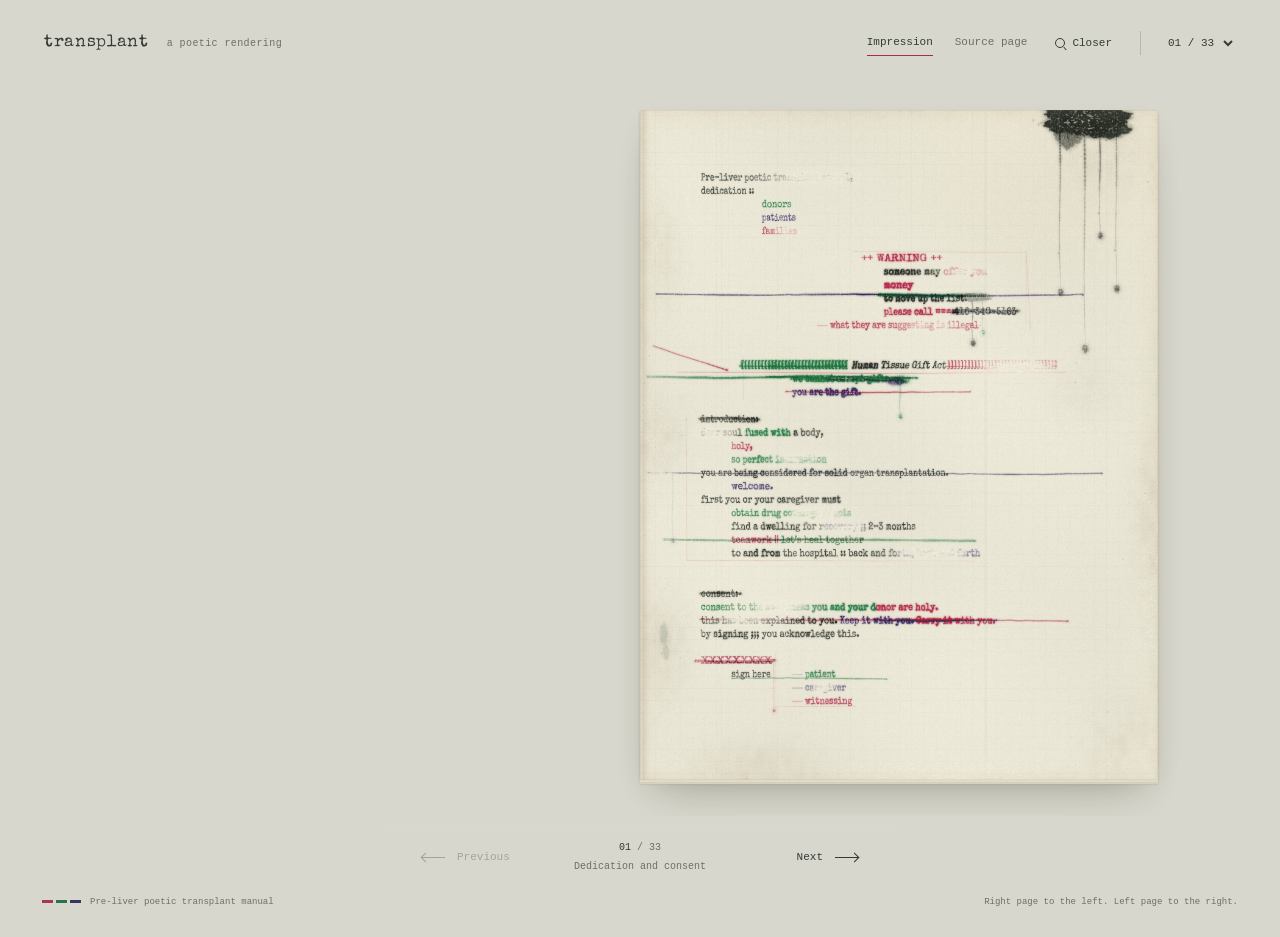
<file: index.html>
<!doctype html>
<html lang="en">
<head>
<meta charset="utf-8"><meta name="viewport" content="width=device-width, initial-scale=1">
<meta name="theme-color" content="#d8d7cd">
<meta name="description" content="Transplant: weathered sheets from a poetic transplant manual, held in a book of ink, paper, and care.">
<title>Transplant · A poetic manual</title>
<script type="text/plain" id="font-license">
                                 Apache License
                           Version 2.0, January 2004
                        http://www.apache.org/licenses/

   TERMS AND CONDITIONS FOR USE, REPRODUCTION, AND DISTRIBUTION

   1. Definitions.

      "License" shall mean the terms and conditions for use, reproduction,
      and distribution as defined by Sections 1 through 9 of this document.

      "Licensor" shall mean the copyright owner or entity authorized by
      the copyright owner that is granting the License.

      "Legal Entity" shall mean the union of the acting entity and all
      other entities that control, are controlled by, or are under common
      control with that entity. For the purposes of this definition,
      "control" means (i) the power, direct or indirect, to cause the
      direction or management of such entity, whether by contract or
      otherwise, or (ii) ownership of fifty percent (50%) or more of the
      outstanding shares, or (iii) beneficial ownership of such entity.

      "You" (or "Your") shall mean an individual or Legal Entity
      exercising permissions granted by this License.

      "Source" form shall mean the preferred form for making modifications,
      including but not limited to software source code, documentation
      source, and configuration files.

      "Object" form shall mean any form resulting from mechanical
      transformation or translation of a Source form, including but
      not limited to compiled object code, generated documentation,
      and conversions to other media types.

      "Work" shall mean the work of authorship, whether in Source or
      Object form, made available under the License, as indicated by a
      copyright notice that is included in or attached to the work
      (an example is provided in the Appendix below).

      "Derivative Works" shall mean any work, whether in Source or Object
      form, that is based on (or derived from) the Work and for which the
      editorial revisions, annotations, elaborations, or other modifications
      represent, as a whole, an original work of authorship. For the purposes
      of this License, Derivative Works shall not include works that remain
      separable from, or merely link (or bind by name) to the interfaces of,
      the Work and Derivative Works thereof.

      "Contribution" shall mean any work of authorship, including
      the original version of the Work and any modifications or additions
      to that Work or Derivative Works thereof, that is intentionally
      submitted to Licensor for inclusion in the Work by the copyright owner
      or by an individual or Legal Entity authorized to submit on behalf of
      the copyright owner. For the purposes of this definition, "submitted"
      means any form of electronic, verbal, or written communication sent
      to the Licensor or its representatives, including but not limited to
      communication on electronic mailing lists, source code control systems,
      and issue tracking systems that are managed by, or on behalf of, the
      Licensor for the purpose of discussing and improving the Work, but
      excluding communication that is conspicuously marked or otherwise
      designated in writing by the copyright owner as "Not a Contribution."

      "Contributor" shall mean Licensor and any individual or Legal Entity
      on behalf of whom a Contribution has been received by Licensor and
      subsequently incorporated within the Work.

   2. Grant of Copyright License. Subject to the terms and conditions of
      this License, each Contributor hereby grants to You a perpetual,
      worldwide, non-exclusive, no-charge, royalty-free, irrevocable
      copyright license to reproduce, prepare Derivative Works of,
      publicly display, publicly perform, sublicense, and distribute the
      Work and such Derivative Works in Source or Object form.

   3. Grant of Patent License. Subject to the terms and conditions of
      this License, each Contributor hereby grants to You a perpetual,
      worldwide, non-exclusive, no-charge, royalty-free, irrevocable
      (except as stated in this section) patent license to make, have made,
      use, offer to sell, sell, import, and otherwise transfer the Work,
      where such license applies only to those patent claims licensable
      by such Contributor that are necessarily infringed by their
      Contribution(s) alone or by combination of their Contribution(s)
      with the Work to which such Contribution(s) was submitted. If You
      institute patent litigation against any entity (including a
      cross-claim or counterclaim in a lawsuit) alleging that the Work
      or a Contribution incorporated within the Work constitutes direct
      or contributory patent infringement, then any patent licenses
      granted to You under this License for that Work shall terminate
      as of the date such litigation is filed.

   4. Redistribution. You may reproduce and distribute copies of the
      Work or Derivative Works thereof in any medium, with or without
      modifications, and in Source or Object form, provided that You
      meet the following conditions:

      (a) You must give any other recipients of the Work or
          Derivative Works a copy of this License; and

      (b) You must cause any modified files to carry prominent notices
          stating that You changed the files; and

      (c) You must retain, in the Source form of any Derivative Works
          that You distribute, all copyright, patent, trademark, and
          attribution notices from the Source form of the Work,
          excluding those notices that do not pertain to any part of
          the Derivative Works; and

      (d) If the Work includes a "NOTICE" text file as part of its
          distribution, then any Derivative Works that You distribute must
          include a readable copy of the attribution notices contained
          within such NOTICE file, excluding those notices that do not
          pertain to any part of the Derivative Works, in at least one
          of the following places: within a NOTICE text file distributed
          as part of the Derivative Works; within the Source form or
          documentation, if provided along with the Derivative Works; or,
          within a display generated by the Derivative Works, if and
          wherever such third-party notices normally appear. The contents
          of the NOTICE file are for informational purposes only and
          do not modify the License. You may add Your own attribution
          notices within Derivative Works that You distribute, alongside
          or as an addendum to the NOTICE text from the Work, provided
          that such additional attribution notices cannot be construed
          as modifying the License.

      You may add Your own copyright statement to Your modifications and
      may provide additional or different license terms and conditions
      for use, reproduction, or distribution of Your modifications, or
      for any such Derivative Works as a whole, provided Your use,
      reproduction, and distribution of the Work otherwise complies with
      the conditions stated in this License.

   5. Submission of Contributions. Unless You explicitly state otherwise,
      any Contribution intentionally submitted for inclusion in the Work
      by You to the Licensor shall be under the terms and conditions of
      this License, without any additional terms or conditions.
      Notwithstanding the above, nothing herein shall supersede or modify
      the terms of any separate license agreement you may have executed
      with Licensor regarding such Contributions.

   6. Trademarks. This License does not grant permission to use the trade
      names, trademarks, service marks, or product names of the Licensor,
      except as required for reasonable and customary use in describing the
      origin of the Work and reproducing the content of the NOTICE file.

   7. Disclaimer of Warranty. Unless required by applicable law or
      agreed to in writing, Licensor provides the Work (and each
      Contributor provides its Contributions) on an "AS IS" BASIS,
      WITHOUT WARRANTIES OR CONDITIONS OF ANY KIND, either express or
      implied, including, without limitation, any warranties or conditions
      of TITLE, NON-INFRINGEMENT, MERCHANTABILITY, or FITNESS FOR A
      PARTICULAR PURPOSE. You are solely responsible for determining the
      appropriateness of using or redistributing the Work and assume any
      risks associated with Your exercise of permissions under this License.

   8. Limitation of Liability. In no event and under no legal theory,
      whether in tort (including negligence), contract, or otherwise,
      unless required by applicable law (such as deliberate and grossly
      negligent acts) or agreed to in writing, shall any Contributor be
      liable to You for damages, including any direct, indirect, special,
      incidental, or consequential damages of any character arising as a
      result of this License or out of the use or inability to use the
      Work (including but not limited to damages for loss of goodwill,
      work stoppage, computer failure or malfunction, or any and all
      other commercial damages or losses), even if such Contributor
      has been advised of the possibility of such damages.

   9. Accepting Warranty or Additional Liability. While redistributing
      the Work or Derivative Works thereof, You may choose to offer,
      and charge a fee for, acceptance of support, warranty, indemnity,
      or other liability obligations and/or rights consistent with this
      License. However, in accepting such obligations, You may act only
      on Your own behalf and on Your sole responsibility, not on behalf
      of any other Contributor, and only if You agree to indemnify,
      defend, and hold each Contributor harmless for any liability
      incurred by, or claims asserted against, such Contributor by reason
      of your accepting any such warranty or additional liability.

   END OF TERMS AND CONDITIONS

   APPENDIX: How to apply the Apache License to your work.

      To apply the Apache License to your work, attach the following
      boilerplate notice, with the fields enclosed by brackets "[]"
      replaced with your own identifying information. (Don't include
      the brackets!)  The text should be enclosed in the appropriate
      comment syntax for the file format. We also recommend that a
      file or class name and description of purpose be included on the
      same "printed page" as the copyright notice for easier
      identification within third-party archives.

   Copyright [yyyy] [name of copyright owner]

   Licensed under the Apache License, Version 2.0 (the "License");
   you may not use this file except in compliance with the License.
   You may obtain a copy of the License at

       http://www.apache.org/licenses/LICENSE-2.0

   Unless required by applicable law or agreed to in writing, software
   distributed under the License is distributed on an "AS IS" BASIS,
   WITHOUT WARRANTIES OR CONDITIONS OF ANY KIND, either express or implied.
   See the License for the specific language governing permissions and
   limitations under the License.
</script>
<style>
@font-face{font-family:Ribbon;src:url([data-uri]) format('truetype');font-display:block}
:root{color-scheme:light;--desk:#d8d7cd;--type:#333b36;--muted:#6b7068;--red:#a52c4c}
*{box-sizing:border-box}html{background:var(--desk);scrollbar-color:#a9aaa0 var(--desk)}
body{margin:0;color:var(--type);font:12px 'Courier New',monospace}button,select{font:inherit;color:inherit}
button{cursor:pointer}button:disabled{opacity:.32;cursor:default}button:focus-visible,select:focus-visible,.folio:focus-visible{outline:2px solid var(--red);outline-offset:5px}
.masthead{position:relative;z-index:6;max-width:1760px;margin:auto;padding:29px 44px 24px;display:flex;align-items:center;gap:28px}
.identity{margin-right:auto;display:flex;align-items:baseline;gap:18px}h1{font:400 17px Ribbon,monospace;letter-spacing:.04em;margin:0}.subtitle{font-size:10px;color:var(--muted);letter-spacing:.04em;white-space:nowrap}
.views{display:flex;gap:22px}.views button,.closer{border:0;border-radius:0;background:none;padding:7px 0;font-size:11px}.views button{border-bottom:1px solid transparent;color:var(--muted)}.views button[aria-pressed=true]{color:var(--type);border-color:var(--red)}button:hover:not(:disabled){color:var(--red)}
.closer{display:flex;gap:7px;align-items:center;white-space:nowrap}.zoom-icon{display:inline-block;width:10px;height:10px;border:1px solid currentColor;border-radius:50%;position:relative}.zoom-icon::after{content:'';position:absolute;width:4px;height:1px;background:currentColor;right:-3px;bottom:-2px;transform:rotate(48deg)}
.sheet-menu{border-left:1px solid #b6b8ad;padding-left:23px}.sheet-menu select{width:72px;padding:5px 0;border:0;background:transparent;font-size:11px;cursor:pointer}.sheet-menu option{background:#e6e4d8;color:#333b36}
.paper-well{overflow:auto;padding:30px 38px 36px;scrollbar-width:thin}.paper-well.turning-well{overflow:hidden}.folio{position:relative;isolation:isolate;width:min(100%,1600px,calc(154.545svh - 355px));aspect-ratio:34/22;margin:auto;outline:none;touch-action:none;user-select:none;-webkit-user-select:none;cursor:grab}
.leaf{position:absolute;top:0;width:50%;height:100%;background:#eee6d1;box-shadow:0 2px 3px #403e2c26,0 13px 28px -12px #3e3b2640,0 32px 46px -27px #3e3b263b;pointer-events:none}.leaf[hidden]{display:none}.leaf.left{left:0;border-radius:2px 0 0 3px}.leaf.right{left:50%;border-radius:0 2px 3px 0}
.leaf:after{content:'';position:absolute;inset:0;pointer-events:none;z-index:1;box-shadow:inset 0 0 0 1px #78684a16,0 2px 0 #dfdac9,0 4px 0 #d6d0bd,0 5px 1px #a69e8440}.leaf img{display:block;width:100%;height:100%;object-fit:fill;pointer-events:none}.leaf.left img{transform:scaleX(-1)}
.binding{position:absolute;left:50%;top:0;bottom:0;width:3.2%;max-width:45px;transform:translateX(-50%);z-index:2;pointer-events:none;background:linear-gradient(90deg,transparent,#51412d0a 24%,#51412d26 47%,#44351d42 50%,#51412d22 54%,#51412d09 78%,transparent)}.folio[data-empty-left=true] .binding{width:1.4%;transform:translateX(-22%);opacity:.6}
.curl{position:absolute;left:-3%;top:-5%;width:106%;height:110%;z-index:4;pointer-events:none;visibility:hidden}.folio.turning{cursor:grabbing}.folio.turning .curl{visibility:visible}.turn-shadow{position:absolute;top:0;bottom:0;left:0;z-index:3;pointer-events:none;opacity:0;background:linear-gradient(90deg,transparent,#342d1e16 25%,#342d1e5a 55%,transparent);transform-origin:center center}
.corner{position:absolute;right:0;bottom:0;width:10%;height:23%;z-index:3;pointer-events:none}.corner.left-corner{right:auto;left:0}.corner:after{content:'';position:absolute;right:12px;bottom:13px;width:14px;height:14px;border-right:1px solid #655b3638;border-bottom:1px solid #655b3638;opacity:0;transition:opacity .3s}.left-corner:after{right:auto;left:12px;border-right:0;border-left:1px solid #655b3638}.folio:hover .corner:after{opacity:1}.folio.turning .corner:after,.folio[data-empty-left=true] .left-corner:after{opacity:0}
body[data-closer=true] .folio{width:2600px;max-width:none;touch-action:pan-x pan-y pinch-zoom;cursor:default}body[data-closer=true] .corner{display:none}
.reader-nav{position:sticky;bottom:0;z-index:7;width:min(100%,520px);margin:0 auto;display:flex;justify-content:space-between;align-items:center;padding:22px 36px 17px;background:linear-gradient(transparent,var(--desk) 24%);gap:20px}
.reader-nav button{border:0;background:none;padding:10px 6px;font-size:11px;min-width:100px;display:flex;align-items:center;gap:12px}.reader-nav button:last-child{justify-content:flex-end}.arrow{width:23px;height:1px;background:currentColor;display:inline-block;position:relative}.arrow:after{content:'';position:absolute;right:0;top:-3px;width:6px;height:6px;border-top:1px solid currentColor;border-right:1px solid currentColor;transform:rotate(45deg)}.arrow.left{transform:rotate(180deg)}.counter{text-align:center;font-size:10px;line-height:1.9;color:var(--muted);flex:1;min-width:0}.counter b{font-weight:400;color:var(--type)}
.colophon{max-width:1680px;margin:auto;padding:1px 42px 27px;display:flex;justify-content:space-between;gap:22px;color:var(--muted);font-size:9px;line-height:1.8}.colophon p{margin:0}.ribbons{display:inline-flex;gap:3px;margin-right:9px;vertical-align:middle}.ribbons i{width:11px;height:3px;background:#ac3455}.ribbons i:nth-child(2){background:#287648}.ribbons i:nth-child(3){background:#383467}.hint{text-align:right}
.visually-hidden{position:absolute;width:1px;height:1px;padding:0;margin:-1px;overflow:hidden;clip:rect(0,0,0,0);white-space:nowrap;border:0}
@media(max-width:700px){.masthead{padding:23px 20px 10px;gap:19px;flex-wrap:wrap}.identity{width:100%;gap:15px}.views{gap:23px}.closer{margin-left:auto}.sheet-menu{padding-left:16px}.sheet-menu select{width:65px}.paper-well{padding:23px 16px 22px}.reader-nav{padding:19px 18px 12px;gap:9px}.reader-nav button{min-width:80px}.colophon{padding:1px 22px 25px;font-size:8px}.hint{max-width:140px}body[data-closer=true] .folio{width:1800px}.corner:after{right:7px;bottom:8px;width:10px;height:10px}.left-corner:after{left:7px}}
@media(prefers-reduced-motion:reduce){*{scroll-behavior:auto!important;transition:none!important}}
@media print{@page{size:letter landscape;margin:0}.masthead,.reader-nav,.colophon{display:none}.paper-well{padding:0;overflow:visible}.folio,body[data-closer=true] .folio{width:100%;print-color-adjust:exact;-webkit-print-color-adjust:exact}.leaf{box-shadow:none}.leaf:after{display:none}}
</style>
</head>
<body data-view="impression" data-closer="false">
<header class="masthead">
 <div class="identity"><h1>transplant</h1><span class="subtitle">a poetic rendering</span></div>
 <nav class="views" aria-label="Page view"><button type="button" data-mode="impression" aria-pressed="true">Impression</button><button type="button" data-mode="source" aria-pressed="false">Source page</button></nav>
 <button type="button" class="closer" aria-pressed="false" aria-label="Enlarge the book for closer reading"><span class="zoom-icon" aria-hidden="true"></span><span class="zoom-label">Closer</span></button>
 <label class="sheet-menu"><span class="visually-hidden">Go to sheet</span><select id="sheet-picker" aria-label="Go to sheet"></select></label>
</header>
<main>
 <div class="paper-well"><div class="folio" id="folio" tabindex="0" role="group" aria-label="Open poetic manual. Pull the right page left to turn forward, or the left page right to turn back." data-turning="false" data-turn-phase="idle" data-empty-left="true">
  <div class="leaf left" id="left-leaf" hidden><img id="back-image" alt="" draggable="false" width="850" height="1100"></div>
  <div class="leaf right" id="right-leaf"><img id="sheet-image" alt="Preparing the first sheet" draggable="false" width="1700" height="2200"></div>
  <div class="binding" aria-hidden="true"></div><div class="turn-shadow" aria-hidden="true"></div><canvas class="curl" id="curl" aria-hidden="true"></canvas><div class="corner" aria-hidden="true"></div><div class="corner left-corner" aria-hidden="true"></div>
 </div></div>
 <article class="visually-hidden" aria-label="Sheet description"><p id="reading-description"></p></article>
</main>
<nav class="reader-nav" aria-label="Turn sheets">
 <button id="previous" type="button" aria-label="Previous sheet" disabled><span class="arrow left" aria-hidden="true"></span>Previous</button>
 <div class="counter"><b id="folio-number">01</b> / 33<br><span id="sheet-title">Dedication and consent</span></div>
 <button id="next" type="button" aria-label="Next sheet">Next<span class="arrow" aria-hidden="true"></span></button>
</nav>
<footer class="colophon"><p><span class="ribbons" aria-hidden="true"><i></i><i></i><i></i></span>Pre-liver poetic transplant manual</p><p class="hint">Right page to the left. Left page to the right.</p></footer>
<p id="status" class="visually-hidden" role="status" aria-live="polite"></p>
<noscript><p>Enable JavaScript to open the book.</p></noscript>
<script>const BOOK=[{"number":1,"title":"Dedication and consent","description":"The approved first sheet: dedication, warning, gift, and consent.","front":"assets/prints/01.jpg","back":"assets/prints/01-back.jpg","source":"assets/pdf-plates/01.png","transcript":"Pre-liver poetic transplant manual;\ndedication ::\n        donors\n        patients\n        families\n                     ++ WARNING ++\n                        someone may offer you\n                        money\n                        to move up the list.\n                        please call ====\n                                 416-340-5163\n                 what they are suggesting is illegal\n     [[[[[[[[[[[[[[[[[[[[[[[[[[[[[[[[\n                    Human Tissue Gift Act\n                                ]]]]]]]]]]]]]]]]]]]]]]]]]]]]]]]]]\n            we cannot accept gifts.\n            you are the gift.\nintroduction:\ndear soul fused with a body,\n    holy,\n    so perfect incarnation\nyou are being considered for solid organ transplantation.\n    welcome.\nfirst you or your caregiver must\n    obtain drug coverage // lots\n    find a dwelling for recovery ;; 2-3 months\n    teamwork || let’s heal together\n    to and from the hospital :: back and forth, back and forth\nconsent:\nconsent to the awareness you and your donor are holy.\nthis has been explained to you. Keep it with you. Carry it with you.\nby signing ;;; you acknowledge this.\nXXXXXXXXX\n    sign here\n              patient\n              caregiver\n              witnessing"},{"number":2,"title":"Hungry ghosts","description":"An abstinence agreement arranged in five columns, with a hunger poem threaded through it.","front":"assets/prints/02.jpg","back":"assets/prints/02-back.jpg","source":"assets/pdf-plates/02.png"},{"number":3,"title":"The agreement","description":"The agreement, crossed-out institutional names, and three sets of signature marks.","front":"assets/prints/03.jpg","back":"assets/prints/03-back.jpg","source":"assets/pdf-plates/03.png"},{"number":4,"title":"Welcome","description":"The welcome and philosophy of care, with centred passages and open spaces.","front":"assets/prints/04.jpg","back":"assets/prints/04-back.jpg","source":"assets/pdf-plates/04.png"},{"number":5,"title":"Our expectations of you","description":"The HTML poem and its cyan rendered inset, retaining the source's literal tags and formatting.","front":"assets/prints/05.jpg","back":"assets/prints/05-back.jpg","source":"assets/pdf-plates/05.png"},{"number":6,"title":"Your transplant team","description":"The transplant team in two columns, with the original profession names crossed out.","front":"assets/prints/06.jpg","back":"assets/prints/06-back.jpg","source":"assets/pdf-plates/06.png"},{"number":7,"title":"Why you need a liver","description":"Liver functions, unravelling, and three columns of names for disease.","front":"assets/prints/07.jpg","back":"assets/prints/07-back.jpg","source":"assets/pdf-plates/07.png"},{"number":8,"title":"Signs and symptoms","description":"Symptoms interwoven with the personal account of Rick and the writer's own body.","front":"assets/prints/08.jpg","back":"assets/prints/08-back.jpg","source":"assets/pdf-plates/08.png"},{"number":9,"title":"The decision","description":"Two unequal columns and an open ending about choice, carrying, and Being.","front":"assets/prints/09.jpg","back":"assets/prints/09-back.jpg","source":"assets/pdf-plates/09.png"},{"number":10,"title":"Indra's net","description":"Eligibility and Indra's net, with infinity repeated in the upper poem.","front":"assets/prints/10.jpg","back":"assets/prints/10-back.jpg","source":"assets/pdf-plates/10.png"},{"number":11,"title":"Advantages and disadvantages","description":"Breath stepping down the page, followed by the original crossed-out disadvantages.","front":"assets/prints/11.jpg","back":"assets/prints/11-back.jpg","source":"assets/pdf-plates/11.png"},{"number":12,"title":"Infection and the unknown","description":"An infection page whose source already contains strong horizontal cancellations.","front":"assets/prints/12.jpg","back":"assets/prints/12-back.jpg","source":"assets/pdf-plates/12.png"},{"number":13,"title":"Recurrence","description":"Overlapping source text about recurrence, with different sizes and a second column breaking through.","front":"assets/prints/13.jpg","back":"assets/prints/13-back.jpg","source":"assets/pdf-plates/13.png"},{"number":14,"title":"Hepatocellular carcinoma","description":"The complete, uncompressed hepatoma sheet, including the poet's marginal message and the lower treatment passage.","front":"assets/prints/14.jpg","back":"assets/prints/14-back.jpg","source":"assets/pdf-plates/14.png"},{"number":15,"title":"Bridging and carrying","description":"The branching final source page, including its overlapping and cropped passages.","front":"assets/prints/15.jpg","back":"assets/prints/15-back.jpg","source":"assets/pdf-plates/15.png"},{"number":16,"title":"The assessment","description":"An assessment itinerary, with tests branching down the right and the original stacked specialist names.","front":"assets/prints/16.jpg","back":"assets/prints/16-back.jpg","source":"assets/pdf-plates/16.png"},{"number":17,"title":"Living donors","description":"Living donation, benefits and disadvantages, with a short poem suspended above the assessment passage.","front":"assets/prints/17.jpg","back":"assets/prints/17-back.jpg","source":"assets/pdf-plates/17.png"},{"number":18,"title":"Principles of the living gift","description":"Principles, the donor matching table, considerations, and risks, kept in their original ruled blocks.","front":"assets/prints/18.jpg","back":"assets/prints/18-back.jpg","source":"assets/pdf-plates/18.png"},{"number":19,"title":"The cost of medicines","description":"Medication costs, insurance questions, and original open parentheses around the cost of the gift.","front":"assets/prints/19.jpg","back":"assets/prints/19-back.jpg","source":"assets/pdf-plates/19.png"},{"number":20,"title":"Trillium","description":"The drug plan, questions and answers, and the struck-out contacts at the foot of the page.","front":"assets/prints/20.jpg","back":"assets/prints/20-back.jpg","source":"assets/pdf-plates/20.png"},{"number":21,"title":"Financial information","description":"Employment, insurance, pensions, and support programs in the source's dense left and right arrangements.","front":"assets/prints/21.jpg","back":"assets/prints/21-back.jpg","source":"assets/pdf-plates/21.png"},{"number":22,"title":"Other expenses","description":"Parking, travel, housing and tax tips, with the source's labels held apart from its costs.","front":"assets/prints/22.jpg","back":"assets/prints/22-back.jpg","source":"assets/pdf-plates/22.png"},{"number":23,"title":"Power of attorney","description":"Legal care and financial decisions, with the source's long brackets, spacing and substitute-decision passages.","front":"assets/prints/23.jpg","back":"assets/prints/23-back.jpg","source":"assets/pdf-plates/23.png"},{"number":24,"title":"After assessment","description":"The decision after assessment, the pager and the waiting list, ending in the source's spaced living-donor letters.","front":"assets/prints/24.jpg","back":"assets/prints/24-back.jpg","source":"assets/pdf-plates/24.png"},{"number":25,"title":"While you wait","description":"Three goals, regular assessment, blood work, and the nearest laboratory.","front":"assets/prints/25.jpg","back":"assets/prints/25-back.jpg","source":"assets/pdf-plates/25.png"},{"number":26,"title":"Your place on the list","description":"Waiting-list status, donor matching and Ontario liver allocation, with long original rules.","front":"assets/prints/26.jpg","back":"assets/prints/26-back.jpg","source":"assets/pdf-plates/26.png"},{"number":27,"title":"Maintaining contact","description":"Contact details, absences, pager instructions, and the dense original ASCII field at the foot of the sheet.","front":"assets/prints/27.jpg","back":"assets/prints/27-back.jpg","source":"assets/pdf-plates/27.png"},{"number":28,"title":"The deceased donor","description":"The kindness of a donor's family and the carrying of organs, with the original long falling column.","front":"assets/prints/28.jpg","back":"assets/prints/28-back.jpg","source":"assets/pdf-plates/28.png"},{"number":29,"title":"Carrying stress","description":"Stress, support and the poem of morning fears, with the original team names crossed through.","front":"assets/prints/29.jpg","back":"assets/prints/29-back.jpg","source":"assets/pdf-plates/29.png"},{"number":30,"title":"Reminders","description":"Driving, vaccination, dental care, alcohol, and smoking in their original staggered blocks.","front":"assets/prints/30.jpg","back":"assets/prints/30-back.jpg","source":"assets/pdf-plates/30.png"},{"number":31,"title":"Breathing easier","description":"The quitting-smoking timeline, travel, and medications, with short centred lines and original crossed-out brands.","front":"assets/prints/31.jpg","back":"assets/prints/31-back.jpg","source":"assets/pdf-plates/31.png"},{"number":32,"title":"Preparing for the journey","description":"Emergency situations and transplant education, including the source's nested story and family-history list.","front":"assets/prints/32.jpg","back":"assets/prints/32-back.jpg","source":"assets/pdf-plates/32.png"},{"number":33,"title":"An unfinished heading","description":"The final PDF leaf contains only its vaccine heading. Its surrounding space is preserved as the closing sheet.","front":"assets/prints/33.jpg","back":"assets/prints/33-back.jpg","source":"assets/pdf-plates/33.png"}];
'use strict';
const $=s=>document.querySelector(s);
const folio=$('#folio'),shadow=$('.turn-shadow'),picker=$('#sheet-picker');
const clamp=(v,a=0,b=1)=>Math.max(a,Math.min(b,v));
const reduced=matchMedia('(prefers-reduced-motion: reduce)');
const cache=new Map();
const TOTAL=BOOK.length;
let current=0,busy=false,view='impression',turn=null,gesture=null,frame=0,pendingJump=null,warmVersion=0;
const face=()=>view==='source'?'source':'front';
const key=(index,kind)=>index+':'+kind;
const valid=index=>index>=0&&index<BOOK.length;
BOOK.forEach((p,i)=>picker.add(new Option(String(i+1).padStart(2,'0')+' · '+p.title,String(i))));

function decoded(index,kind='front'){
 const id=key(index,kind);
 if(cache.has(id))return cache.get(id).promise;
 const img=new Image();img.decoding='async';img.draggable=false;
 const entry={id,index,kind,img,ready:false,promise:null};cache.set(id,entry);
 entry.promise=new Promise((resolve,reject)=>{
  img.onload=async()=>{try{if(img.decode)await img.decode();}catch{}entry.ready=true;resolve(entry);};
  img.onerror=()=>{cache.delete(id);reject(Error('The sheet could not load.'));};
  img.src=BOOK[index][kind];
 });
 return entry.promise;
}
const ready=(index,kind)=>cache.get(key(index,kind))?.ready;
const idle=callback=>new Promise(resolve=>{
 const run=()=>resolve(callback());
 if('requestIdleCallback' in window)requestIdleCallback(run,{timeout:180});else setTimeout(run,0);
});
function controls(){
 $('#previous').disabled=busy||current===0;$('#next').disabled=busy||current===BOOK.length-1;
 picker.disabled=busy;$('.closer').disabled=busy;
 document.querySelectorAll('[data-mode]').forEach(b=>b.disabled=busy);
}
function mount(entry,side){
 const holder=$(side==='right'?'#right-leaf':'#left-leaf');
 const img=entry.img;img.id=side==='right'?'sheet-image':'back-image';
 img.alt=side==='right'?(view==='source'?'Original source, ':'Ink impression, ')+'sheet '+String(entry.index+1).padStart(2,'0')+'. '+BOOK[entry.index].description:'Weathered reverse of sheet '+String(entry.index+1).padStart(2,'0')+', with faint ink showing through the paper.';
 if(holder.firstElementChild!==img)holder.replaceChildren(img);
 holder.hidden=false;
}
function spread(right,left){
 mount(cache.get(key(right,face())),'right');
 if(left>=0)mount(cache.get(key(left,'back')),'left');else $('#left-leaf').hidden=true;
 folio.dataset.emptyLeft=String(left<0);
 folio.dataset.leftSheet=left<0?'0':String(left+1);folio.dataset.rightSheet=String(right+1);
}
function update(){
 spread(current,current-1);
 $('#folio-number').textContent=String(current+1).padStart(2,'0');$('#sheet-title').textContent=BOOK[current].title;picker.value=String(current);
 Array.from(picker.options).forEach((option,i)=>{option.textContent=String(i+1).padStart(2,'0')+(i===current?' / '+TOTAL:' · '+BOOK[i].title);});
 $('#reading-description').textContent=BOOK[current].transcript||BOOK[current].description;
 folio.dataset.sheet=String(current+1);document.documentElement.dataset.sheet=String(current+1);
 document.title='Transplant · '+String(current+1).padStart(2,'0')+' / '+TOTAL;controls();
 try{history.replaceState(null,'','#sheet-'+String(current+1).padStart(2,'0'));}catch{}
 $('#status').textContent='Sheet '+(current+1)+' of '+TOTAL+'. '+BOOK[current].title+'.';
 warmAround();
}

class CurlSurface{
 constructor(canvas){
  this.canvas=canvas;this.gl=canvas.getContext('webgl',{alpha:true,antialias:true,premultipliedAlpha:false,preserveDrawingBuffer:false});
  if(!this.gl)throw Error('WebGL unavailable');const gl=this.gl;
  const vertex=`
   attribute vec2 aUV;uniform float uProgress;uniform float uTilt;uniform float uPull;
   varying vec2 vUV;varying vec3 vNormal;
   void main(){
    float p=uProgress;float wave=sin(p*3.14159265);
    float radius=max(.0001,(.14+uPull*.018)*wave);
    float base=max(0.,1.-p-radius*1.57079633);
    float bend=base+uTilt*(aUV.y-.5)*min(base,1.-base)*.8;
    float d=aUV.x-bend;float x=aUV.x;float z=0.;vec3 normal=vec3(0.,0.,1.);
    if(d>0.){
     float angle=min(d/radius,3.14159265);
     if(d<radius*3.14159265){x=bend+radius*sin(angle);z=radius*(1.-cos(angle));normal=vec3(-sin(angle),uTilt*.2*sin(angle),cos(angle));}
     else{x=bend-(d-radius*3.14159265);z=2.*radius;normal=vec3(0.,0.,-1.);}
    }
    z+=sin(aUV.x*3.14159265)*sin(aUV.y*3.14159265)*.004*wave;
    float y=(.5-aUV.y)*2./1.10;
    gl_Position=vec4(x/1.06,y,-z*.5,1.-z*.1);
    vUV=aUV;vNormal=normalize(normal);
   }`;
  const fragment=`
   precision highp float;uniform sampler2D uFront;uniform sampler2D uBack;uniform float uProgress;
   varying vec2 vUV;varying vec3 vNormal;
   void main(){
    vec3 n=normalize(vNormal);bool back=n.z<0.;
    vec3 ink=back?texture2D(uBack,vUV).rgb:texture2D(uFront,vUV).rgb;
    vec3 facing=back?-n:n;vec3 lightDirection=normalize(vec3(-.5,.3,1.));
    float light=clamp(.56+.44*dot(facing,lightDirection)/lightDirection.z,.48,1.035);
    light=mix(1.,light,sin(uProgress*3.14159265));
    ink*=light;ink+=vec3(.052,.045,.03)*pow(1.-abs(n.z),4.);
    float edge=min(min(vUV.x,1.-vUV.x),min(vUV.y,1.-vUV.y));
    if(edge<.0006)ink=mix(ink,vec3(.69,.65,.52),.15);
    gl_FragColor=vec4(ink,1.);
   }`;
  const compile=(type,source)=>{const s=gl.createShader(type);gl.shaderSource(s,source);gl.compileShader(s);if(!gl.getShaderParameter(s,gl.COMPILE_STATUS))throw Error(gl.getShaderInfoLog(s));return s;};
  const vs=compile(gl.VERTEX_SHADER,vertex),fs=compile(gl.FRAGMENT_SHADER,fragment);
  this.program=gl.createProgram();gl.attachShader(this.program,vs);gl.attachShader(this.program,fs);gl.linkProgram(this.program);
  if(!gl.getProgramParameter(this.program,gl.LINK_STATUS))throw Error(gl.getProgramInfoLog(this.program));gl.deleteShader(vs);gl.deleteShader(fs);
  const nx=96,ny=40,uv=[],indices=[];
  for(let y=0;y<=ny;y++)for(let x=0;x<=nx;x++)uv.push(x/nx,y/ny);
  for(let y=0;y<ny;y++)for(let x=0;x<nx;x++){const a=y*(nx+1)+x,b=a+nx+1;indices.push(a,b,a+1,a+1,b,b+1);}
  this.count=indices.length;this.vertices=gl.createBuffer();gl.bindBuffer(gl.ARRAY_BUFFER,this.vertices);gl.bufferData(gl.ARRAY_BUFFER,new Float32Array(uv),gl.STATIC_DRAW);
  this.indices=gl.createBuffer();gl.bindBuffer(gl.ELEMENT_ARRAY_BUFFER,this.indices);gl.bufferData(gl.ELEMENT_ARRAY_BUFFER,new Uint16Array(indices),gl.STATIC_DRAW);
  this.aUV=gl.getAttribLocation(this.program,'aUV');this.locations={};['uProgress','uTilt','uPull','uFront','uBack'].forEach(k=>this.locations[k]=gl.getUniformLocation(this.program,k));
  this.textures=new Map();this.active=null;this.uploads=0;this.resize();
  new ResizeObserver(()=>{this.resize();if(turn)this.draw(turn.p,turn.tilt,turn.pull);}).observe(folio);
  canvas.addEventListener('webglcontextlost',e=>{e.preventDefault();this.lost=true;finish(false);folio.dataset.renderer='flat';});
 }
 resize(){
  const r=this.canvas.getBoundingClientRect();
  const ratio=Math.min(devicePixelRatio||1,1.5,Math.sqrt(2800000/Math.max(1,r.width*r.height)));
  const w=Math.round(r.width*ratio),h=Math.round(r.height*ratio);
  if(w&&h&&(this.canvas.width!==w||this.canvas.height!==h)){this.canvas.width=w;this.canvas.height=h;}
 }
 prepare(entry){
  if(this.lost||this.textures.has(entry.id))return;
  const gl=this.gl,t=gl.createTexture();let source=entry.img;
  if(source.naturalWidth>1275){const c=document.createElement('canvas');c.width=1275;c.height=Math.round(source.naturalHeight*1275/source.naturalWidth);const cx=c.getContext('2d');cx.imageSmoothingQuality='high';cx.drawImage(source,0,0,c.width,c.height);source=c;}
  gl.bindTexture(gl.TEXTURE_2D,t);gl.pixelStorei(gl.UNPACK_FLIP_Y_WEBGL,false);gl.texImage2D(gl.TEXTURE_2D,0,gl.RGBA,gl.RGBA,gl.UNSIGNED_BYTE,source);
  gl.texParameteri(gl.TEXTURE_2D,gl.TEXTURE_MIN_FILTER,gl.LINEAR);gl.texParameteri(gl.TEXTURE_2D,gl.TEXTURE_MAG_FILTER,gl.LINEAR);gl.texParameteri(gl.TEXTURE_2D,gl.TEXTURE_WRAP_S,gl.CLAMP_TO_EDGE);gl.texParameteri(gl.TEXTURE_2D,gl.TEXTURE_WRAP_T,gl.CLAMP_TO_EDGE);
  this.textures.set(entry.id,t);this.uploads++;
 }
 has(index,kind){return this.textures.has(key(index,kind));}
 set(front,back){this.active=[this.textures.get(front.id),this.textures.get(back.id)];}
 draw(p,tilt=0,pull=0){
  if(this.lost||!this.active)return;const gl=this.gl;
  gl.viewport(0,0,this.canvas.width,this.canvas.height);gl.clearColor(0,0,0,0);gl.clear(gl.COLOR_BUFFER_BIT|gl.DEPTH_BUFFER_BIT);gl.enable(gl.DEPTH_TEST);gl.disable(gl.CULL_FACE);gl.useProgram(this.program);
  gl.bindBuffer(gl.ARRAY_BUFFER,this.vertices);gl.enableVertexAttribArray(this.aUV);gl.vertexAttribPointer(this.aUV,2,gl.FLOAT,false,0,0);gl.bindBuffer(gl.ELEMENT_ARRAY_BUFFER,this.indices);
  this.active.forEach((t,i)=>{gl.activeTexture(gl.TEXTURE0+i);gl.bindTexture(gl.TEXTURE_2D,t);});gl.uniform1i(this.locations.uFront,0);gl.uniform1i(this.locations.uBack,1);
  gl.uniform1f(this.locations.uProgress,p);gl.uniform1f(this.locations.uTilt,tilt);gl.uniform1f(this.locations.uPull,pull);gl.drawElements(gl.TRIANGLES,this.count,gl.UNSIGNED_SHORT,0);
 }
 prune(keep){for(const [id,t] of this.textures)if(!keep.has(id)){this.gl.deleteTexture(t);this.textures.delete(id);}}
 clear(){this.gl.clear(this.gl.COLOR_BUFFER_BIT|this.gl.DEPTH_BUFFER_BIT);this.active=null;}
}
let curl=null;
try{curl=new CurlSurface($('#curl'));folio.dataset.renderer='webgl';}catch(error){folio.dataset.renderer='flat';folio.dataset.rendererError=error.message;}

function directionReady(direction){
 const target=current+direction,moving=direction>0?current:target;
 if(!valid(target))return false;
 const left=direction>0?current-1:target-1;
 return !!(ready(moving,face())&&ready(moving,'back')&&ready(target,face())&&(left<0||ready(left,'back'))&&(!curl||curl.lost||(curl.has(moving,face())&&curl.has(moving,'back'))));
}
function readiness(){folio.dataset.forwardReady=String(directionReady(1));folio.dataset.backwardReady=String(directionReady(-1));}
async function warmAround(){
 const version=++warmVersion,k=face();
 const nearby=[current,current+1,current-1,current+2,current-2].filter(valid);
 const keep=new Set(nearby.flatMap(i=>[key(i,k),key(i,'back')]));
 for(const id of cache.keys())if(!keep.has(id))cache.delete(id);
 if(curl&&!curl.lost)curl.prune(keep);
 readiness();
 for(const i of nearby){
  for(const kind of [k,'back']){
   if(version!==warmVersion||busy)return;
   try{
    const entry=await decoded(i,kind);if(version!==warmVersion||busy)return;
    await idle(()=>{if(!busy&&version===warmVersion&&curl&&!curl.lost)curl.prepare(entry);});
    readiness();
   }catch{}
  }
 }
}
function showProgress(p){
 if(!turn)return;turn.p=clamp(p);curl?.draw(turn.p,turn.tilt,turn.pull);
 const wave=Math.sin(turn.p*Math.PI),radius=.14*wave,bend=1-turn.p-radius*Math.PI/2;
 shadow.style.left=((1+bend)*50)+'%';shadow.style.width=((radius+.09)*50)+'%';shadow.style.opacity=String(wave*.42);shadow.style.transform='translateX(-45%)';
 folio.dataset.turnPhase=turn.p>.12&&turn.p<.94?'curl':'edge';folio.dataset.turnProgress=turn.p.toFixed(3);
}
async function begin(direction,tilt=0){
 if(busy||!valid(current+direction))return false;
 const started=performance.now();busy=true;warmVersion++;controls();
 const target=current+direction,moving=direction>0?current:target,left=direction>0?current-1:target-1;
 try{
  const [front,back]=await Promise.all([decoded(moving,face()),decoded(moving,'back'),decoded(target,face()),...(left<0?[]:[decoded(left,'back')])]);
  if(curl&&!curl.lost){curl.prepare(front);curl.prepare(back);curl.set(front,back);}
  turn={direction,target,p:direction>0?0:1,tilt,pull:0,frames:[],lastFrame:0,uploads:curl?.uploads||0,started:performance.now()};
  folio.dataset.startWaitMs=(performance.now()-started).toFixed(1);
  spread(direction>0?target:current,left);
  if(curl&&!curl.lost)folio.classList.add('turning');
  $('.paper-well').classList.add('turning-well');folio.dataset.turning='true';folio.setAttribute('aria-busy','true');showProgress(turn.p);return true;
 }catch{
  busy=false;gesture=null;controls();$('#status').textContent='This sheet could not open. Choose it from the sheet list to try again.';warmAround();return false;
 }
}
function finish(commit){
 if(!turn){busy=false;controls();return;}
 if(frame)cancelAnimationFrame(frame);frame=0;
 const samples=turn.frames.slice(1).sort((a,b)=>a-b);
 folio.dataset.frameP95Ms=samples.length?samples[Math.floor((samples.length-1)*.95)].toFixed(1):'0';
 folio.dataset.longFrames=String(samples.filter(t=>t>34).length);folio.dataset.frameCount=String(samples.length);
 folio.dataset.turnDurationMs=(performance.now()-turn.started).toFixed(1);
 folio.dataset.uploadsDuringTurn=String((curl?.uploads||0)-turn.uploads);
 folio.dataset.lastTurn=commit?(turn.direction>0?'forward':'backward'):'cancelled';
 if(commit)current=turn.target;turn=null;busy=false;gesture=null;
 folio.classList.remove('turning');$('.paper-well').classList.remove('turning-well');folio.dataset.turning='false';folio.dataset.turnPhase='idle';folio.dataset.turnProgress='0';folio.removeAttribute('aria-busy');shadow.style.opacity='0';
 if(curl&&!curl.lost)curl.clear();update();
 if(pendingJump!==null){const n=pendingJump;pendingJump=null;jump(n);}
}
function recordFrame(now){if(turn.lastFrame)turn.frames.push(now-turn.lastFrame);turn.lastFrame=now;}
function settle(target,commit,automatic=false){
 if(!turn)return;
 if(reduced.matches||!curl||curl.lost||document.body.dataset.closer==='true'){finish(commit);return;}
 const from=turn.p,start=performance.now(),distance=Math.abs(target-from),duration=Math.max(170,960*Math.pow(distance,.6));
 const tick=now=>{
  if(!turn)return;recordFrame(now);const t=clamp((now-start)/duration);
  const ease=automatic?(t<.5?4*t*t*t:1-Math.pow(-2*t+2,3)/2):1-Math.pow(1-t,3);
  showProgress(from+(target-from)*ease);
  if(t<1)frame=requestAnimationFrame(tick);else{frame=0;finish(commit);}
 };
 frame=requestAnimationFrame(tick);
}
async function next(direction){if(await begin(direction,direction>0?.2:-.15))settle(direction>0?1:0,true,true);}
async function jump(index){
 index=clamp(index,0,BOOK.length-1);if(busy){pendingJump=index;return;}busy=true;warmVersion++;controls();
 try{await Promise.all([decoded(index,face()),...(index>0?[decoded(index-1,'back')]:[])]);current=index;}
 catch{$('#status').textContent='This sheet could not open.';}
 finally{busy=false;update();}
}

$('#next').addEventListener('click',()=>next(1));$('#previous').addEventListener('click',()=>next(-1));
picker.addEventListener('change',()=>jump(Number(picker.value)));
document.querySelectorAll('[data-mode]').forEach(button=>button.addEventListener('click',async()=>{
 if(busy)return;busy=true;warmVersion++;controls();const chosen=button.dataset.mode;
 try{
  await decoded(current,chosen==='source'?'source':'front');view=chosen;document.body.dataset.view=view;
  document.querySelectorAll('[data-mode]').forEach(b=>b.setAttribute('aria-pressed',String(b===button)));
 }finally{busy=false;update();}
}));
$('.closer').addEventListener('click',()=>{
 if(busy)return;const closer=document.body.dataset.closer!=='true',well=$('.paper-well');document.body.dataset.closer=String(closer);
 $('.closer').setAttribute('aria-pressed',String(closer));$('.closer').setAttribute('aria-label',closer?'Fit the whole book to the window':'Enlarge the book for closer reading');$('.zoom-label').textContent=closer?'Fit book':'Closer';
 well.scrollLeft=closer?Math.max(0,folio.offsetWidth/2-well.clientWidth*.15):0;
});
function drawGesture(){
 if(frame||!gesture?.active)return;
 frame=requestAnimationFrame(now=>{frame=0;if(!gesture?.active||!turn)return;recordFrame(now);showProgress(gesture.progress);});
}
function moveGesture(e){
 const g=gesture;if(!g||e.pointerId!==g.id)return;
 const now=performance.now(),dt=now-g.time;
 if(dt>0)g.velocity=g.velocity*.6+(e.clientX-g.x)/dt*.4;
 g.x=e.clientX;g.y=e.clientY;g.time=now;
 const delta=(g.x-g.sx)/(2*g.width);
 g.progress=clamp(g.direction>0?-delta:1-delta);
 if(g.active&&turn){turn.tilt=clamp((g.startV-.5)*.45+(g.y-g.sy)/g.height*.4,-.45,.45);turn.pull=clamp((g.y-g.sy)/g.height,-1,1);drawGesture();}
}
function releaseGesture(e,cancel=false){
 const g=gesture;if(!g||e.pointerId!==g.id)return;
 if(e.clientX!==undefined)moveGesture(e);
 g.released=true;g.cancel=cancel;if(!g.active)return;
 if(frame)cancelAnimationFrame(frame);frame=0;showProgress(g.progress);
 const click=Math.hypot(g.x-g.sx,g.y-g.sy)<6,travel=g.direction>0?g.progress:1-g.progress;
 const flick=travel>.065&&g.velocity*g.direction<-.45;
 const commit=!cancel&&(click||travel>.36||flick);
 gesture=null;settle(commit?(g.direction>0?1:0):(g.direction>0?0:1),commit,click);
}
folio.addEventListener('pointerdown',async e=>{
 if(busy||document.body.dataset.closer==='true'||!e.isPrimary||e.button!==0)return;
 const rect=folio.getBoundingClientRect(),u=(e.clientX-rect.left)/rect.width,direction=u>.51?1:u<.49?-1:0;
 if(!direction||!valid(current+direction))return;
 const g={id:e.pointerId,sx:e.clientX,sy:e.clientY,startV:(e.clientY-rect.top)/rect.height,x:e.clientX,y:e.clientY,time:performance.now(),velocity:0,width:rect.width/2,height:rect.height,direction,progress:direction>0?0:1,active:false,released:false};
 gesture=g;folio.setPointerCapture(e.pointerId);e.preventDefault();
 const ok=await begin(direction,(g.startV-.5)*.45);if(!ok)return;
 g.active=true;moveGesture({pointerId:g.id,clientX:g.x,clientY:g.y});
 if(g.released)releaseGesture({pointerId:g.id},g.cancel);
});
folio.addEventListener('pointermove',moveGesture);
folio.addEventListener('pointerup',e=>releaseGesture(e));
folio.addEventListener('pointercancel',e=>releaseGesture(e,true));
folio.addEventListener('lostpointercapture',e=>{if(gesture&&!gesture.released)releaseGesture(e,true);});
document.addEventListener('keydown',e=>{
 if(['SELECT','INPUT','TEXTAREA'].includes(document.activeElement.tagName)||e.altKey||e.metaKey||e.ctrlKey)return;
 if(e.key==='ArrowRight'){e.preventDefault();next(1);}if(e.key==='ArrowLeft'){e.preventDefault();next(-1);}if(e.key==='Home'){e.preventDefault();jump(0);}if(e.key==='End'){e.preventDefault();jump(TOTAL-1);}
});
window.addEventListener('hashchange',()=>{const n=Number(location.hash.replace('#sheet-',''));if(n>=1&&n<=TOTAL)jump(n-1);});
const initial=Number(location.hash.replace('#sheet-',''));if(initial>=1&&initial<=TOTAL)current=initial-1;
controls();busy=true;controls();
Promise.all([decoded(current,face()),...(current>0?[decoded(current-1,'back')]:[])])
 .then(()=>{busy=false;update();document.documentElement.dataset.ready='true';})
 .catch(()=>{busy=false;controls();$('#status').textContent='The print could not load. Choose a sheet to try again.';});

</script>
</body></html>
</file>
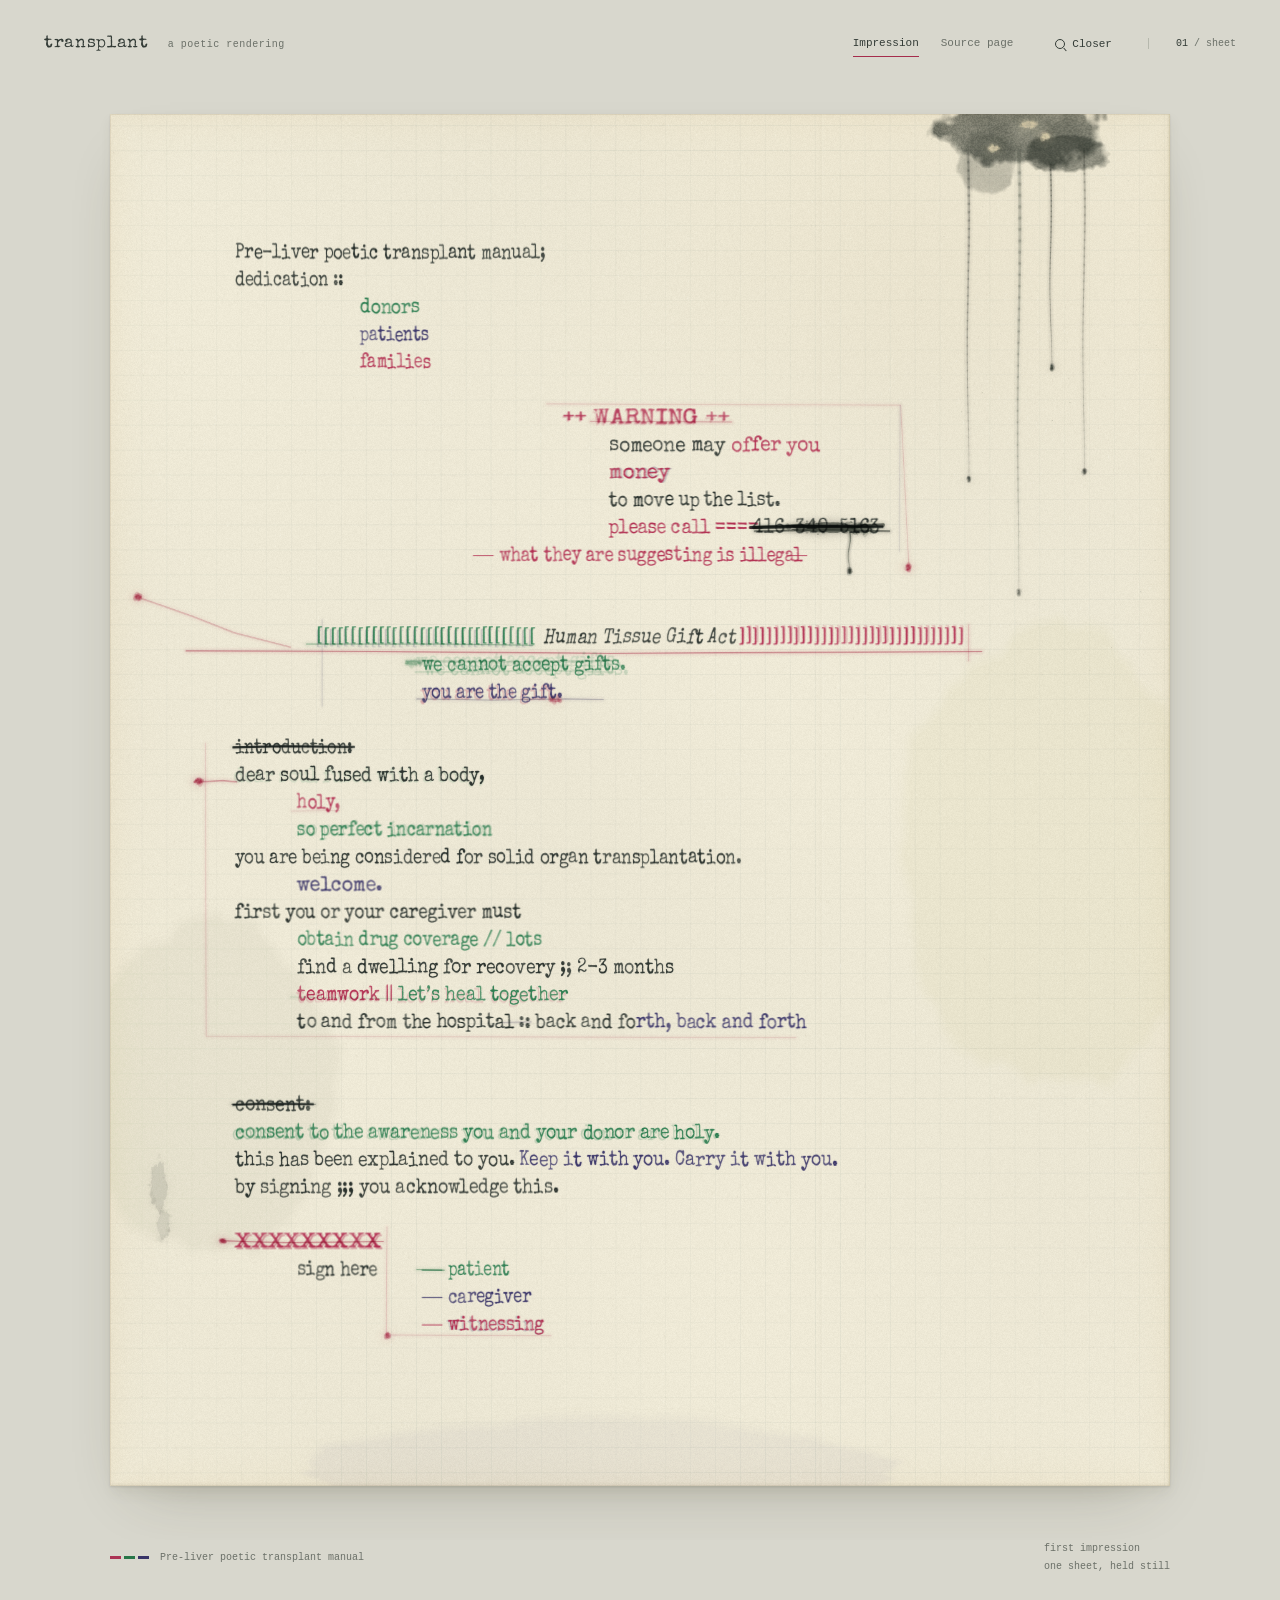
<file: archive/v0.1-first-impression/index.html>
<!doctype html>
<html lang="en">
<head>
  <meta charset="utf-8">
  <meta name="viewport" content="width=device-width, initial-scale=1">
  <meta name="theme-color" content="#d8d7cd">
  <meta name="description" content="The first sheet of a poetic rendering of a pre-liver transplant manual. A study in paper, ribbon ink, and the gift of a body.">
  <title>Transplant · First impression</title>
  <style>
    @font-face {
      font-family: Ribbon;
      src: url([data-uri]) format('truetype');
      font-weight: 400;
      font-style: normal;
      font-display: block;
    }
    :root { color-scheme: light; --desk: #d8d7cd; --type: #333b36; --muted: #6b7068; --red: #a52c4c; }
    * { box-sizing: border-box; }
    html { background: var(--desk); scrollbar-color: #a9aaa0 var(--desk); }
    body { margin: 0; color: var(--type); font-family: 'Courier New', monospace; font-size: 12px; }
    button { font: inherit; color: inherit; }
    button:focus-visible { outline: 2px solid var(--red); outline-offset: 5px; }
    .masthead { position: relative; z-index: 3; max-width: 1480px; margin: auto; padding: 30px 44px 25px; display: flex; align-items: center; gap: 30px; }
    .identity { margin-right: auto; display: flex; align-items: baseline; gap: 19px; }
    h1 { font: 400 17px Ribbon, 'Courier New', monospace; margin: 0; letter-spacing: .04em; }
    .subtitle { font-size: 10px; color: var(--muted); letter-spacing: .05em; }
    .views { display: flex; gap: 22px; }
    .views button, .closer { border: 0; border-radius: 0; background: none; cursor: pointer; padding: 7px 0; font-size: 11px; }
    .views button { border-bottom: 1px solid transparent; color: var(--muted); }
    .views button[aria-pressed="true"] { color: var(--type); border-color: var(--red); }
    .views button:hover, .closer:hover { color: var(--red); }
    .closer { display: flex; align-items: center; gap: 7px; margin-left: 12px; }
    .zoom-icon { display: inline-block; border: 1px solid currentColor; border-radius: 50%; width: 10px; height: 10px; position: relative; }
    .zoom-icon::after { content: ''; position: absolute; width: 4px; height: 1px; background: currentColor; right: -3px; bottom: -2px; transform: rotate(48deg); }
    .folio { border-left: 1px solid #b6b8ad; padding-left: 27px; margin-left: 6px; font-size: 10px; color: var(--muted); }
    .folio b { color: var(--type); font-weight: 400; }
    .paper-well { overflow-x: auto; padding: 32px 36px 54px; }
    .sheet { position: relative; isolation: isolate; width: min(100%, 1060px); aspect-ratio: 17 / 22; margin: 0 auto; background: #eee6d1; box-shadow: 0 1px 2px #403e2c26, 1px 7px 13px #44402c13, 0 26px 60px -30px #3e3b2652; }
    .sheet::after { content: ''; position: absolute; z-index: 4; inset: 0; pointer-events: none; box-shadow: inset 0 0 0 1px #78684a1a, inset -2px 0 2px #6d684018, inset 0 -3px 2px #61593d0a; }
    .sheet > canvas, .sheet > svg, .source-image { position: absolute; inset: 0; display: block; width: 100%; height: 100%; }
    .paper { z-index: 0; }
    .impression { z-index: 1; overflow: visible; }
    .ink { z-index: 2; pointer-events: none; mix-blend-mode: multiply; }
    .source-image { z-index: 3; display: none; object-fit: contain; background: #fff; }
    body[data-view="source"] .source-image { display: block; }
    body[data-view="source"] .impression, body[data-view="source"] .ink { visibility: hidden; }
    body[data-closer="true"] .sheet { width: 1380px; max-width: none; }
    .colophon { max-width: 1148px; margin: auto; padding: 0 44px 40px; display: flex; align-items: center; justify-content: space-between; gap: 24px; color: var(--muted); font-size: 10px; line-height: 1.8; }
    .colophon p { margin: 0; }
    .ribbons { display: inline-flex; gap: 3px; margin-right: 11px; vertical-align: middle; }
    .ribbons i { display: block; width: 11px; height: 3px; background: #ac3455; }
    .ribbons i:nth-child(2) { background: #287648; }
    .ribbons i:nth-child(3) { background: #383467; }
    .visually-hidden { position: absolute; width: 1px; height: 1px; padding: 0; margin: -1px; overflow: hidden; clip: rect(0, 0, 0, 0); white-space: nowrap; border: 0; }
    @media (max-width: 700px) {
      .masthead { padding: 24px 20px 9px; gap: 18px; flex-wrap: wrap; }
      .identity { width: 100%; gap: 15px; }
      .views { gap: 23px; }
      .closer { margin-left: auto; }
      .folio { padding-left: 17px; margin-left: 0; }
      .paper-well { padding: 24px 12px 30px; }
      .colophon { padding: 0 20px 28px; font-size: 9px; align-items: flex-start; }
      .colophon p:last-child { text-align: right; }
      body[data-closer="true"] .sheet { width: 1000px; }
    }
    @media print {
      @page { size: letter; margin: 0; }
      html, body { background: white; }
      .masthead, .colophon { display: none; }
      .paper-well { padding: 0; overflow: visible; }
      .sheet, body[data-closer="true"] .sheet { width: 100%; box-shadow: none; print-color-adjust: exact; -webkit-print-color-adjust: exact; }
    }
  </style>
</head>
<body data-view="impression" data-closer="false">
  <header class="masthead">
    <div class="identity"><h1>transplant</h1><span class="subtitle">a poetic rendering</span></div>
    <nav class="views" aria-label="Page view">
      <button type="button" data-mode="impression" aria-pressed="true">Impression</button>
      <button type="button" data-mode="source" aria-pressed="false">Source page</button>
    </nav>
    <button type="button" class="closer" aria-pressed="false" aria-label="Enlarge the sheet for closer reading"><span class="zoom-icon" aria-hidden="true"></span><span class="zoom-label">Closer</span></button>
    <div class="folio" aria-label="Page 1"><b>01</b> / sheet</div>
  </header>
  <main>
    <div class="paper-well" tabindex="0" aria-label="Poetic manual, first sheet. Scroll to read. Use Closer to enlarge.">
      <div class="sheet">
        <canvas class="paper" width="1700" height="2200" aria-hidden="true"></canvas>
        <svg class="impression" viewBox="0 0 1700 2200" xmlns="http://www.w3.org/2000/svg" aria-hidden="true">
          <defs>
            <filter id="ribbon" x="-3%" y="-8%" width="106%" height="116%" color-interpolation-filters="sRGB">
              <feTurbulence type="fractalNoise" baseFrequency=".13 .21" numOctaves="2" seed="19" result="noise"/>
              <feDisplacementMap in="SourceGraphic" in2="noise" scale="1.05" xChannelSelector="R" yChannelSelector="G"/>
              <feGaussianBlur stdDeviation=".12"/>
            </filter>
          </defs>
          <g class="underprint" style="mix-blend-mode:multiply" filter="url(#ribbon)"></g>
          <g class="poem" filter="url(#ribbon)"></g>
        </svg>
        <canvas class="ink" width="1700" height="2200" aria-hidden="true"></canvas>
        <img class="source-image" src="[data-uri]" width="1700" height="2200" alt="The unaltered first page of the Pre-liver poetic transplant manual, with its original indents, brackets, and struck-through headings.">
      </div>
    </div>
    <article class="visually-hidden" aria-label="First sheet transcript"><pre id="transcript"></pre></article>
  </main>
  <footer class="colophon">
    <p><span class="ribbons" aria-hidden="true"><i></i><i></i><i></i></span>Pre-liver poetic transplant manual</p>
    <p>first impression<br>one sheet, held still</p>
  </footer>
  <p class="visually-hidden" id="status" aria-live="polite"></p>
  <noscript><style>.source-image { display: block; } .views, .closer { display: none; }</style><p>The original first sheet is shown. Enable JavaScript to view the ink impression.</p></noscript>
  <script>
    'use strict';
    const PAGE = {"title": "Pre-liver poetic transplant manual;", "source": "text/pre-liver poetic manual-2_Page_01.png", "size": [1700, 2200], "lines": [{"id": "title", "x": 200, "y": 231, "width": 461, "text": "Pre-liver poetic transplant manual;", "ink": "black"}, {"id": "dedication", "x": 200, "y": 275, "width": 162, "text": "dedication ::", "ink": "black"}, {"id": "donors", "x": 400, "y": 319, "width": 90, "text": "donors", "ink": "green"}, {"id": "patients", "x": 400, "y": 363, "width": 103, "text": "patients", "ink": "blue"}, {"id": "families", "x": 400, "y": 407, "width": 106, "text": "families", "ink": "red"}, {"id": "warning", "x": 726, "y": 496, "width": 247, "text": "++ WARNING ++", "ink": "red"}, {"id": "someone", "x": 800, "y": 540, "width": 314, "text": "someone may offer you", "ink": "black"}, {"id": "money", "x": 800, "y": 584, "width": 90, "text": "money", "ink": "red"}, {"id": "list", "x": 800, "y": 628, "width": 254, "text": "to move up the list.", "ink": "black"}, {"id": "call", "x": 800, "y": 672, "width": 222, "text": "please call ====", "ink": "red"}, {"id": "phone", "x": 1030, "y": 672, "width": 190, "text": "416-340-5163", "ink": "black", "strike": true}, {"id": "illegal", "x": 624, "y": 716, "width": 451, "text": "what they are suggesting is illegal", "ink": "red"}, {"id": "brackets-left", "x": 330, "y": 848, "width": 352, "text": "[[[[[[[[[[[[[[[[[[[[[[[[[[[[[[[[", "ink": "green", "expansion": 1}, {"id": "gift-act", "x": 694, "y": 848, "width": 309, "text": "Human Tissue Gift Act", "ink": "black", "italic": true, "expansion": 1}, {"id": "brackets-right", "x": 1008, "y": 848, "width": 362, "text": "]]]]]]]]]]]]]]]]]]]]]]]]]]]]]]]]]", "ink": "red", "expansion": 1}, {"id": "gifts", "x": 500, "y": 892, "width": 303, "text": "we cannot accept gifts.", "ink": "green"}, {"id": "gift", "x": 500, "y": 936, "width": 209, "text": "you are the gift.", "ink": "blue"}, {"id": "introduction", "x": 200, "y": 1025, "width": 174, "text": "introduction:", "ink": "black", "strike": true}, {"id": "soul", "x": 200, "y": 1069, "width": 372, "text": "dear soul fused with a body,", "ink": "black"}, {"id": "holy", "x": 300, "y": 1113, "width": 64, "text": "holy,", "ink": "red"}, {"id": "incarnation", "x": 300, "y": 1157, "width": 289, "text": "so perfect incarnation", "ink": "green"}, {"id": "considered", "x": 200, "y": 1201, "width": 752, "text": "you are being considered for solid organ transplantation.", "ink": "black"}, {"id": "welcome", "x": 300, "y": 1245, "width": 127, "text": "welcome.", "ink": "blue"}, {"id": "first", "x": 200, "y": 1289, "width": 425, "text": "first you or your caregiver must", "ink": "black"}, {"id": "drugs", "x": 300, "y": 1333, "width": 364, "text": "obtain drug coverage // lots", "ink": "green"}, {"id": "dwelling", "x": 300, "y": 1377, "width": 560, "text": "find a dwelling for recovery ;; 2-3 months", "ink": "black"}, {"id": "teamwork", "x": 300, "y": 1421, "width": 402, "text": "teamwork || let’s heal together", "ink": "red"}, {"id": "hospital", "x": 300, "y": 1465, "width": 756, "text": "to and from the hospital :: back and forth, back and forth", "ink": "black"}, {"id": "consent", "x": 200, "y": 1598, "width": 113, "text": "consent:", "ink": "black", "strike": true}, {"id": "awareness", "x": 200, "y": 1642, "width": 721, "text": "consent to the awareness you and your donor are holy.", "ink": "green"}, {"id": "carry", "x": 200, "y": 1686, "width": 895, "text": "this has been explained to you. Keep it with you. Carry it with you.", "ink": "black"}, {"id": "signing", "x": 200, "y": 1730, "width": 481, "text": "by signing ;;; you acknowledge this.", "ink": "black"}, {"id": "xxx", "x": 200, "y": 1818, "width": 216, "text": "XXXXXXXXX", "ink": "red"}, {"id": "sign", "x": 300, "y": 1862, "width": 119, "text": "sign here", "ink": "black"}, {"id": "patient", "x": 542, "y": 1862, "width": 92, "text": "patient", "ink": "green"}, {"id": "caregiver", "x": 542, "y": 1906, "width": 124, "text": "caregiver", "ink": "blue"}, {"id": "witnessing", "x": 542, "y": 1950, "width": 143, "text": "witnessing", "ink": "red"}], "rules": [[582, 708, 615, 708, "red"], [1085, 708, 1118, 708, "red"], [500, 1854, 533, 1854, "green"], [500, 1898, 533, 1898, "blue"], [500, 1942, 533, 1942, "red"]]};
    const W = 1700, H = 2200;
    const PALETTE = { black: '#252d29', red: '#b12d50', green: '#287b4e', blue: '#363166' };
    const NS = 'http://www.w3.org/2000/svg';
    const $ = selector => document.querySelector(selector);
    const seed = 241108;
    function random(seedValue) {
      return function() {
        let t = seedValue += 0x6D2B79F5;
        t = Math.imul(t ^ t >>> 15, t | 1);
        t ^= t + Math.imul(t ^ t >>> 7, t | 61);
        return ((t ^ t >>> 14) >>> 0) / 4294967296;
      };
    }
    function element(tag, attrs = {}, content) {
      const node = document.createElementNS(NS, tag);
      for (const [key, value] of Object.entries(attrs)) node.setAttribute(key, value);
      if (content !== undefined) node.textContent = content;
      return node;
    }
    function trace(ctx, points) {
      ctx.beginPath(); ctx.moveTo(...points[0]);
      for (let i = 1; i < points.length; i++) ctx.lineTo(...points[i]);
    }
    function organic(ctx, x, y, rx, ry, phase, roughness = .1) {
      ctx.beginPath();
      for (let i = 0; i <= 140; i++) {
        const a = i / 140 * Math.PI * 2;
        const wave = 1 + roughness * (Math.sin(a * 5 + phase) * .5 + Math.sin(a * 13 + phase * 2) * .24 + Math.cos(a * 23 - phase) * .16 + Math.cos(a * 39 + phase) * .1);
        const px = x + Math.cos(a) * rx * wave, py = y + Math.sin(a) * ry * wave;
        if (!i) ctx.moveTo(px, py); else ctx.lineTo(px, py);
      }
      ctx.closePath();
    }

    function makePaper() {
      const canvas = $('.paper'), ctx = canvas.getContext('2d', { alpha: false });
      const rand = random(seed), pixels = ctx.createImageData(W, H);
      for (let y = 0; y < H; y++) {
        for (let x = 0; x < W; x++) {
          const i = (y * W + x) * 4;
          const grain = (rand() - .5) * 10;
          const cloud = Math.sin(x / 137 + Math.sin(y / 283)) * .75 + Math.sin(y / 173 - x / 309) * 1.1;
          const edge = Math.min(x, y, W - x, H - y);
          const age = 6 * Math.exp(-edge / 28) + 4 * Math.exp(-((x - 1370) ** 2 / 240000 + (y - 180) ** 2 / 110000));
          pixels.data[i] = 237 + grain + cloud - age * .5;
          pixels.data[i + 1] = 232 + grain + cloud - age * .9;
          pixels.data[i + 2] = 213 + grain + cloud - age * 1.5;
          pixels.data[i + 3] = 255;
        }
      }
      ctx.putImageData(pixels, 0, 0);

      // The grid belongs to the paper, with small breaks in its ruling.
      ctx.lineWidth = .65;
      ctx.strokeStyle = 'rgba(76, 109, 108, .105)';
      for (let x = 51; x < W; x += 40) {
        ctx.beginPath(); ctx.moveTo(x, 0); ctx.lineTo(x + .5, H); ctx.stroke();
      }
      for (let y = 19; y < H; y += 40) {
        ctx.beginPath(); ctx.moveTo(0, y); ctx.lineTo(W, y - .8); ctx.stroke();
      }
      for (let i = 0; i < 21000; i++) {
        const x = rand() * W, y = rand() * H;
        ctx.strokeStyle = rand() < .5 ? 'rgba(89,73,45,.055)' : 'rgba(255,255,245,.30)';
        ctx.lineWidth = .3 + rand() * .7;
        ctx.beginPath(); ctx.moveTo(x, y); ctx.lineTo(x + rand() * 4 - 2, y + rand() * 5); ctx.stroke();
      }

      // A few tide marks, made of many irregular translucent edges.
      for (const [x, y, rx, ry, alpha] of [[160,1560,194,260,.014], [1510,1190,235,360,.009], [780,2180,460,80,.013]]) {
        for (let i = 0; i < 4; i++) {
          ctx.fillStyle = `rgba(110,104,82,${alpha})`;
          organic(ctx, x, y, rx + i * 5, ry + i * 6, 2.4, .075); ctx.fill();
        }
        ctx.strokeStyle = `rgba(115,105,80,${alpha * 1.6})`; ctx.lineWidth = 1.1;
        organic(ctx, x, y, rx + 18, ry + 23, 2.4, .075); ctx.stroke();
      }
      const fold = ctx.createLinearGradient(1135, 0, 1147, 0);
      fold.addColorStop(0, 'rgba(88,77,48,0)'); fold.addColorStop(.45, 'rgba(88,77,48,.025)');
      fold.addColorStop(.6, 'rgba(255,255,240,.08)'); fold.addColorStop(1, 'rgba(255,255,240,0)');
      ctx.fillStyle = fold; ctx.fillRect(1135, 0, 12, H);
    }

    function typeLine(line, parent, options = {}) {
      const index = PAGE.lines.indexOf(line);
      const rand = random(seed + index * 871 + (options.salt || 0));
      const x = line.x + (options.dx || 0), y = line.y + (options.dy || 0);
      const width = line.width * (line.expansion || 1.08);
      const group = element('g', { transform: `rotate(${((rand() - .5) * .13).toFixed(3)} ${x} ${y})` });
      if (options.opacity !== undefined) group.setAttribute('opacity', options.opacity);
      if (!options.ghost) group.dataset.line = line.id;
      const text = element('text', {
        x, y, 'font-family': 'Ribbon, monospace', 'font-size': 34,
        fill: PALETTE[options.ink || line.ink], textLength: width, lengthAdjust: 'spacingAndGlyphs',
        'xml:space': 'preserve', 'font-style': line.italic ? 'italic' : 'normal'
      });
      for (let i = 0; i < line.text.length; i++) {
        const char = line.text[i];
        const span = element('tspan', { y: y + (rand() - .5) * 1.25, rotate: ((rand() - .5) * 1.4).toFixed(2), opacity: .76 + rand() * .24 }, char);
        if (!options.ghost) {
          if (line.id === 'carry' && i >= 31) span.setAttribute('fill', PALETTE.blue);
          if (line.id === 'teamwork' && i > 11) span.setAttribute('fill', PALETTE.green);
          if (line.id === 'hospital' && i >= 39) span.setAttribute('fill', PALETTE.blue);
          if (line.id === 'someone' && i >= 12) span.setAttribute('fill', PALETTE.red);
        }
        text.append(span);
      }
      group.append(text);
      if (line.strike && !options.ghost) {
        const yStrike = y - 10;
        group.append(element('path', {
          d: `M${x-2} ${yStrike+1} L${x+width*.4} ${yStrike-1} L${x+width+3} ${yStrike}`,
          fill:'none', stroke:PALETTE.black, 'stroke-width': line.id === 'phone' ? 4.7 : 3.4,
          'stroke-linecap': 'square', opacity:.93
        }));
      }
      parent.append(group);
    }

    function makeType() {
      const under = $('.underprint'), poem = $('.poem');
      const impressions = [
        ['warning', -2, 2.5, 'red', .26], ['money', 3, -1, 'blue', .28],
        ['brackets-left', -2, 4, 'blue', .21], ['brackets-right', 2, -2, 'red', .27],
        ['gifts', -8, -6, 'green', .19], ['gifts', 4, 7, 'green', .24],
        ['gift', -3, 3, 'red', .38], ['soul', -1.5, 2.5, 'green', .18],
        ['incarnation', 3, -1, 'green', .22], ['teamwork', -2, 3, 'red', .23],
        ['awareness', -4, 2, 'green', .26], ['xxx', 3, 3, 'red', .46],
        ['witnessing', -2.5, 1, 'blue', .25]
      ];
      impressions.forEach(([id, dx, dy, ink, opacity], i) => {
        typeLine(PAGE.lines.find(line => line.id === id), under, { dx, dy, ink, opacity, ghost:true, salt:i });
      });
      PAGE.lines.forEach(line => typeLine(line, poem));
      PAGE.rules.forEach(([x1,y1,x2,y2,ink]) => {
        poem.append(element('line', { x1, y1, x2, y2, stroke:PALETTE[ink], 'stroke-width':1.4 }));
      });

      const rows = new Map();
      PAGE.lines.forEach(line => {
        if (!rows.has(line.y)) rows.set(line.y, []);
        rows.get(line.y).push(line);
      });
      let previousY = 0;
      $('#transcript').textContent = Array.from(rows, ([y, lines]) => {
        const gap = previousY && y - previousY > 60 ? '\n' : '';
        previousY = y;
        return gap + ' '.repeat(Math.round((lines[0].x - 200) / 25)) + lines.map(line => line.text).join(' ');
      }).join('\n');
    }

    function makeInk() {
      const ctx = $('.ink').getContext('2d'), rand = random(seed + 91);
      function field(x, y, scale, salt) {
        const xx = x / scale, yy = y / scale;
        const ix = Math.floor(xx), iy = Math.floor(yy);
        const hash = (a, b) => {
          let n = Math.imul(a ^ salt, 374761393) + Math.imul(b, 668265263);
          n = Math.imul(n ^ n >>> 13, 1274126177);
          return ((n ^ n >>> 16) >>> 0) / 4294967295;
        };
        const tx = xx - ix, ty = yy - iy;
        const sx = tx * tx * (3 - 2 * tx), sy = ty * ty * (3 - 2 * ty);
        const a = hash(ix,iy)*(1-sx) + hash(ix+1,iy)*sx;
        const b = hash(ix,iy+1)*(1-sx) + hash(ix+1,iy+1)*sx;
        return a*(1-sy)+b*sy;
      }
      function porousSpill(x, y, rx, ry, ink, alpha) {
        const pad = 1.45, left = Math.floor(x-rx*pad), top = Math.floor(y-ry*pad);
        const width = Math.ceil(rx*pad*2), height = Math.ceil(ry*pad*2);
        const mask = document.createElement('canvas'); mask.width=width; mask.height=height;
        const mc = mask.getContext('2d'), pixels = mc.createImageData(width,height);
        const colour = PALETTE[ink] || ink;
        const channels = colour.match(/[a-f\d]{2}/gi).map(c => parseInt(c,16));
        const salt = Math.floor(rand()*10000);
        for (let py=0; py<height; py++) {
          for (let px=0; px<width; px++) {
            const xx=left+px, yy=top+py;
            const d=Math.hypot((xx-x)/rx,(yy-y)/ry);
            const slow=field(xx,yy,27,salt), medium=field(xx,yy,7,salt+5), fine=field(xx,yy,1.6,salt+11);
            const edge=1+(slow-.5)*.28+(medium-.5)*.13;
            const coverage=Math.max(0,Math.min(1,(edge-d)/.16));
            const pool=.54+slow*.23+fine*.23;
            const i=(py*width+px)*4;
            pixels.data[i]=channels[0]; pixels.data[i+1]=channels[1]; pixels.data[i+2]=channels[2];
            pixels.data[i+3]=255*alpha*coverage*pool;
          }
        }
        mc.putImageData(pixels,0,0); ctx.drawImage(mask,left,top);
      }
      function bleed(points, ink, width, alpha = 1) {
        ctx.save(); ctx.strokeStyle = PALETTE[ink] || ink; ctx.lineCap = 'round'; ctx.lineJoin = 'round';
        ctx.filter = 'blur(2.3px)'; ctx.globalAlpha = alpha * .16; ctx.lineWidth = width + 5;
        trace(ctx, points); ctx.stroke();
        ctx.filter = 'none'; ctx.globalAlpha = alpha * .52; ctx.lineWidth = width;
        trace(ctx, points); ctx.stroke();
        ctx.globalAlpha = alpha * .34; ctx.lineWidth = Math.max(.5, width * .43);
        trace(ctx, points.map(([x,y]) => [x+.5,y-.6])); ctx.stroke(); ctx.restore();
      }
      function blot(x, y, rx, ry, ink, alpha = .75) {
        if (rx > 40 && ry > 20) { porousSpill(x,y,rx,ry,ink,alpha); return; }
        ctx.save(); ctx.fillStyle = PALETTE[ink] || ink;
        for (let i = 4; i >= 0; i--) {
          ctx.globalAlpha = i ? alpha * .07 : alpha * .72;
          ctx.filter = i ? `blur(${i * 1.7}px)` : 'none';
          organic(ctx, x, y, rx + i * 2.7, ry + i * 2, rand()*9, .21); ctx.fill();
        }
        ctx.filter = 'none';
        for (let i = 0; i < 100; i++) {
          const a = rand() * Math.PI * 2, d = .72 + rand() * .65;
          ctx.globalAlpha = alpha * rand() * .4;
          const radius = .4 + rand() ** 4 * 4;
          ctx.beginPath(); ctx.ellipse(x+Math.cos(a)*rx*d, y+Math.sin(a)*ry*d, radius, radius*(.5+rand()), 0, 0, Math.PI*2); ctx.fill();
        }
        ctx.restore();
      }
      function drip(x, y, length, ink, strength = .6, initial = 4) {
        const points = [], bend = rand() * 4 - 2;
        for (let p = 0; p <= 1; p += .025) {
          points.push([x + Math.sin(p * 8) * 1.4 + p * bend, y + p * length]);
        }
        for (let i = 1; i < points.length; i++) bleed([points[i-1], points[i]], ink, initial*(1-i/points.length)+.45, strength);
        const end = points[points.length-1]; blot(end[0], end[1], 1.3, 3.2, ink, strength*.8);
      }

      // A spill at the head of the sheet, pulled down through the paper fibres.
      blot(1460, 22, 141, 66, 'black', .72);
      blot(1535, 62, 73, 33, 'black', .62);
      blot(1405, 80, 50, 55, 'black', .27);
      drip(1376, 64, 535, 'black', .32, 4.5);
      drip(1458, 58, 727, 'black', .25, 6);
      drip(1508, 81, 333, 'black', .45, 2.8);
      drip(1562, 56, 531, 'black', .29, 3.2);
      blot(1500, 36, 5, 4, '#eee7d5', .95);
      blot(1417, 55, 7, 4, '#eee7d5', .9);
      blot(1473, 17, 10, 5, '#eee7d5', .8);

      // Registration lines and ribbon drag around the warning and its cancellation.
      bleed([[700,465],[1268,467],[1281,725]], 'red', .9, .31);
      bleed([[1267,467],[1266,702]], 'blue', .7, .25);
      bleed([[770,493],[997,494]], 'red', .9, .7);
      bleed([[1033,663],[1103,661],[1160,663],[1240,659]], 'black', 6, .84);
      bleed([[1034,669],[1147,667],[1250,669]], 'black', 2.8, .84);
      blot(1145,663,53,8,'black',.8);
      blot(1205,665,15,7,'black',.62);
      drip(1186,668,67,'black',.37,1.9);
      blot(1280,727,2.5,4,'red',.55);

      // The bracketed act carries the strongest collision of the three ribbons.
      bleed([[44,775],[82,788],[133,806],[199,832],[289,855]], 'red', 2.8, .32);
      blot(45,775,4.3,3.1,'red',.57);
      bleed([[122,861],[425,862],[801,865],[1398,862]], 'red', 1.9, .69);
      bleed([[315,850],[523,850],[678,852]], 'green', 2.1, .51);
      bleed([[475,877],[627,879],[804,877]], 'green', 4, .24);
      bleed([[490,895],[705,893],[807,895]], 'green', 3, .2);
      bleed([[492,938],[615,940],[731,938],[791,939]], 'blue', 1.5, .44);
      blot(486,880,11,3.4,'green',.34);
      blot(714,940,7,2.5,'red',.38);
      bleed([[340,811],[340,950]], 'blue', .75, .26);
      bleed([[1377,819],[1377,877]], 'red', .8, .55);

      // The original cancellations stay where the poet put them.
      bleed([[197,1015],[300,1014],[388,1016]], 'black', 2, .64);
      bleed([[153,1009],[154,1479],[1100,1481]], 'red', .8, .32);
      bleed([[143,1071],[181,1069],[203,1071]], 'red', 2.3, .55);
      blot(142,1070,5,3,'red',.68);
      bleed([[291,1118],[368,1117]], 'red', .8, .31);
      bleed([[289,1416],[467,1419]], 'green', 1, .28);
      bleed([[629,1457],[675,1456]], 'blue', 2.2, .3);

      // A soft transfer from a handled lower corner and a mark at the signature.
      blot(78,1720,13,39,'black',.13);
      blot(86,1781,10,23,'black',.1);
      bleed([[195,1588],[329,1588]], 'black', 1.9, .62);
      bleed([[180,1807],[284,1810],[438,1808]], 'red', 2, .64);
      bleed([[444,1784],[443,1958],[707,1959]], 'red', .8, .32);
      bleed([[492,1853],[536,1854]], 'green', 1.9, .62);
      blot(181,1807,3,2,'red',.67);
      blot(445,1959,2.4,3.1,'red',.47);

      // Loose ink flecks are sparse, leaving the pauses in the poem open.
      for (let i = 0; i < 1700; i++) {
        const x = rand()*W, y = rand()*H;
        const nearSpill = x>1300 && y<900;
        const radius = nearSpill ? rand()*1.5 : rand()*.8;
        ctx.fillStyle = PALETTE.black; ctx.globalAlpha = nearSpill ? rand()*.25 : rand()*.16;
        ctx.fillRect(x,y,radius,.4+radius*rand());
      }
      ctx.globalAlpha = 1;
    }

    document.querySelectorAll('[data-mode]').forEach(button => {
      button.addEventListener('click', () => {
        const mode = button.dataset.mode;
        document.body.dataset.view = mode;
        document.querySelectorAll('[data-mode]').forEach(item => item.setAttribute('aria-pressed', String(item === button)));
        $('#status').textContent = mode === 'source' ? 'Showing the original first sheet.' : 'Showing the ink impression.';
      });
    });
    $('.closer').addEventListener('click', () => {
      const closer = document.body.dataset.closer !== 'true';
      const well = $('.paper-well');
      const before = $('.sheet').getBoundingClientRect();
      const anchor = Math.max(0, -before.top / before.height);
      document.body.dataset.closer = String(closer);
      $('.closer').setAttribute('aria-pressed', String(closer));
      $('.closer').setAttribute('aria-label', closer ? 'Fit the whole sheet to the window' : 'Enlarge the sheet for closer reading');
      $('.zoom-label').textContent = closer ? 'Fit sheet' : 'Closer';
      const after = $('.sheet').getBoundingClientRect();
      if (closer) well.scrollLeft = Math.max(0, ($('.sheet').offsetWidth - well.clientWidth) * .25);
      else well.scrollLeft = 0;
      if (anchor > 0) window.scrollBy(0, after.top + anchor * after.height);
      $('#status').textContent = closer ? 'Sheet enlarged. Scroll horizontally to explore.' : 'Sheet fitted to the window.';
    });

    makePaper();
    makeInk();
    document.fonts.load('34px Ribbon').then(() => {
      makeType();
      window.transplant = Object.freeze({ ready:true, seed, lineCount:PAGE.lines.length, page:1 });
      document.documentElement.dataset.ready = 'true';
    }).catch(() => {
      makeType();
      $('#status').textContent = 'The typewriter font could not load. A local monospace font is shown.';
    });
  </script>
</body>
</html>
</file>
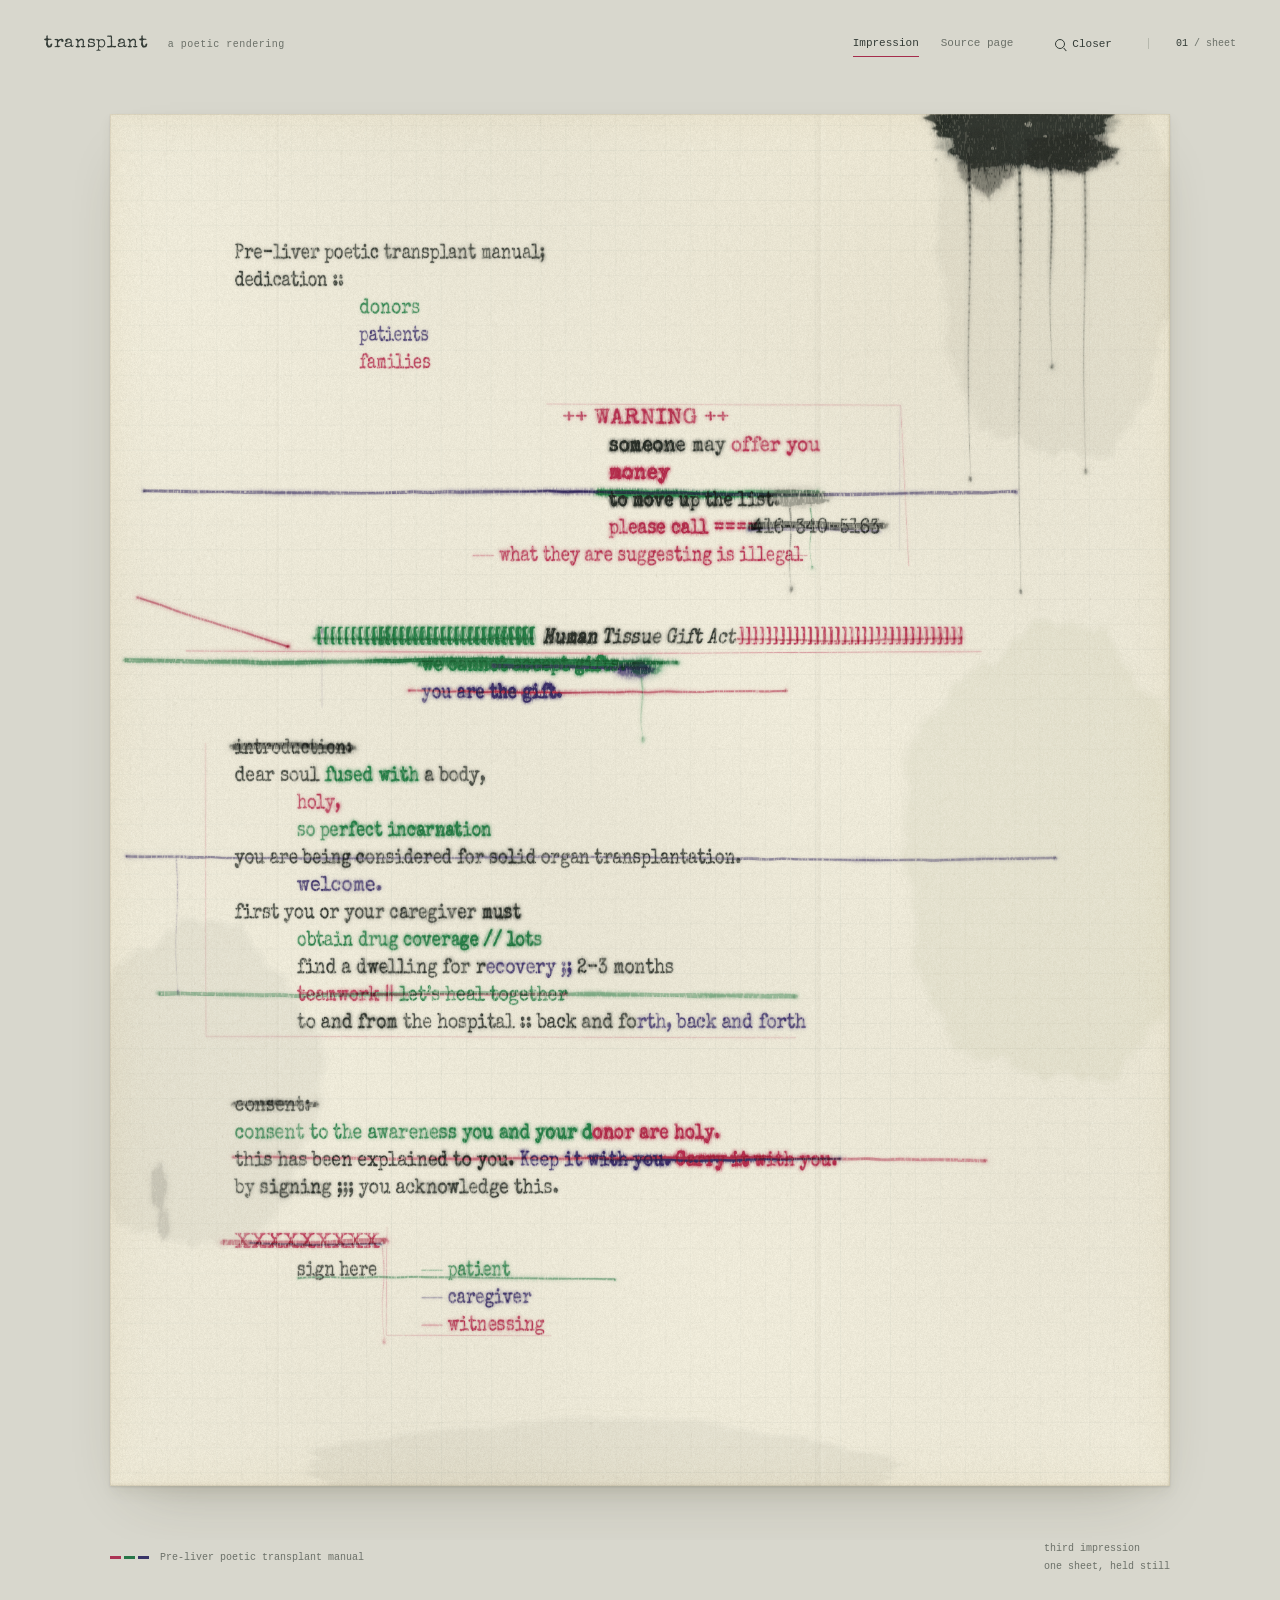
<file: archive/v0.3-third-impression/index.html>
<!doctype html>
<html lang="en">
<head>
  <meta charset="utf-8">
  <meta name="viewport" content="width=device-width, initial-scale=1">
  <meta name="theme-color" content="#d8d7cd">
  <meta name="description" content="The first sheet of a poetic rendering of a pre-liver transplant manual. A study in paper, ribbon ink, and the gift of a body.">
  <title>Transplant · Third impression</title>
  <style>
    @font-face {
      font-family: Ribbon;
      src: url([data-uri]) format('truetype');
      font-weight: 400;
      font-style: normal;
      font-display: block;
    }
    :root { color-scheme: light; --desk: #d8d7cd; --type: #333b36; --muted: #6b7068; --red: #a52c4c; }
    * { box-sizing: border-box; }
    html { background: var(--desk); scrollbar-color: #a9aaa0 var(--desk); }
    body { margin: 0; color: var(--type); font-family: 'Courier New', monospace; font-size: 12px; }
    button { font: inherit; color: inherit; }
    button:focus-visible { outline: 2px solid var(--red); outline-offset: 5px; }
    .masthead { position: relative; z-index: 3; max-width: 1480px; margin: auto; padding: 30px 44px 25px; display: flex; align-items: center; gap: 30px; }
    .identity { margin-right: auto; display: flex; align-items: baseline; gap: 19px; }
    h1 { font: 400 17px Ribbon, 'Courier New', monospace; margin: 0; letter-spacing: .04em; }
    .subtitle { font-size: 10px; color: var(--muted); letter-spacing: .05em; }
    .views { display: flex; gap: 22px; }
    .views button, .closer { border: 0; border-radius: 0; background: none; cursor: pointer; padding: 7px 0; font-size: 11px; }
    .views button { border-bottom: 1px solid transparent; color: var(--muted); }
    .views button[aria-pressed="true"] { color: var(--type); border-color: var(--red); }
    .views button:hover, .closer:hover { color: var(--red); }
    .closer { display: flex; align-items: center; gap: 7px; margin-left: 12px; }
    .zoom-icon { display: inline-block; border: 1px solid currentColor; border-radius: 50%; width: 10px; height: 10px; position: relative; }
    .zoom-icon::after { content: ''; position: absolute; width: 4px; height: 1px; background: currentColor; right: -3px; bottom: -2px; transform: rotate(48deg); }
    .folio { border-left: 1px solid #b6b8ad; padding-left: 27px; margin-left: 6px; font-size: 10px; color: var(--muted); }
    .folio b { color: var(--type); font-weight: 400; }
    .paper-well { overflow-x: auto; padding: 32px 36px 54px; }
    .sheet { position: relative; isolation: isolate; width: min(100%, 1060px); aspect-ratio: 17 / 22; margin: 0 auto; background: #eee6d1; box-shadow: 0 1px 2px #403e2c26, 1px 7px 13px #44402c13, 0 26px 60px -30px #3e3b2652; }
    .sheet::after { content: ''; position: absolute; z-index: 4; inset: 0; pointer-events: none; box-shadow: inset 0 0 0 1px #78684a1a, inset -2px 0 2px #6d684018, inset 0 -3px 2px #61593d0a; }
    .sheet > canvas, .sheet > svg, .source-image { position: absolute; inset: 0; display: block; width: 100%; height: 100%; }
    .paper { z-index: 0; }
    .transfer { z-index: 1; pointer-events: none; mix-blend-mode: multiply; }
    .impression { z-index: 2; visibility: hidden; pointer-events: none; }
    .ink { display: none !important; }
    .source-image { z-index: 4; display: none; object-fit: contain; background: #fff; }
    body[data-view="source"] .source-image { display: block; }
    body[data-view="source"] .impression, body[data-view="source"] .ink, body[data-view="source"] .transfer { visibility: hidden; }
    body[data-closer="true"] .sheet { width: 1380px; max-width: none; }
    .colophon { max-width: 1148px; margin: auto; padding: 0 44px 40px; display: flex; align-items: center; justify-content: space-between; gap: 24px; color: var(--muted); font-size: 10px; line-height: 1.8; }
    .colophon p { margin: 0; }
    .ribbons { display: inline-flex; gap: 3px; margin-right: 11px; vertical-align: middle; }
    .ribbons i { display: block; width: 11px; height: 3px; background: #ac3455; }
    .ribbons i:nth-child(2) { background: #287648; }
    .ribbons i:nth-child(3) { background: #383467; }
    .visually-hidden { position: absolute; width: 1px; height: 1px; padding: 0; margin: -1px; overflow: hidden; clip: rect(0, 0, 0, 0); white-space: nowrap; border: 0; }
    @media (max-width: 700px) {
      .masthead { padding: 24px 20px 9px; gap: 18px; flex-wrap: wrap; }
      .identity { width: 100%; gap: 15px; }
      .views { gap: 23px; }
      .closer { margin-left: auto; }
      .folio { padding-left: 17px; margin-left: 0; }
      .paper-well { padding: 24px 12px 30px; }
      .colophon { padding: 0 20px 28px; font-size: 9px; align-items: flex-start; }
      .colophon p:last-child { text-align: right; }
      body[data-closer="true"] .sheet { width: 1000px; }
    }
    @media print {
      @page { size: letter; margin: 0; }
      html, body { background: white; }
      .masthead, .colophon { display: none; }
      .paper-well { padding: 0; overflow: visible; }
      .sheet, body[data-closer="true"] .sheet { width: 100%; box-shadow: none; print-color-adjust: exact; -webkit-print-color-adjust: exact; }
    }
  </style>
</head>
<body data-view="impression" data-closer="false">
  <header class="masthead">
    <div class="identity"><h1>transplant</h1><span class="subtitle">a poetic rendering</span></div>
    <nav class="views" aria-label="Page view">
      <button type="button" data-mode="impression" aria-pressed="true">Impression</button>
      <button type="button" data-mode="source" aria-pressed="false">Source page</button>
    </nav>
    <button type="button" class="closer" aria-pressed="false" aria-label="Enlarge the sheet for closer reading"><span class="zoom-icon" aria-hidden="true"></span><span class="zoom-label">Closer</span></button>
    <div class="folio" aria-label="Page 1"><b>01</b> / sheet</div>
  </header>
  <main>
    <div class="paper-well" tabindex="0" aria-label="Poetic manual, first sheet. Scroll to read. Use Closer to enlarge.">
      <div class="sheet">
        <canvas class="paper" width="1700" height="2200" aria-hidden="true"></canvas>
        <canvas class="transfer" width="1700" height="2200" aria-hidden="true"></canvas>
        <svg class="impression" viewBox="0 0 1700 2200" xmlns="http://www.w3.org/2000/svg" aria-hidden="true">
          <g class="poem"></g>
        </svg>
        <canvas class="ink" width="1700" height="2200" aria-hidden="true"></canvas>
        <img class="source-image" src="[data-uri]" width="1700" height="2200" alt="The unaltered first page of the Pre-liver poetic transplant manual, with its original indents, brackets, and struck-through headings.">
      </div>
    </div>
    <article class="visually-hidden" aria-label="First sheet transcript"><pre id="transcript"></pre></article>
  </main>
  <footer class="colophon">
    <p><span class="ribbons" aria-hidden="true"><i></i><i></i><i></i></span>Pre-liver poetic transplant manual</p>
    <p>third impression<br>one sheet, held still</p>
  </footer>
  <p class="visually-hidden" id="status" aria-live="polite"></p>
  <noscript><style>.source-image { display: block; } .views, .closer { display: none; }</style><p>The original first sheet is shown. Enable JavaScript to view the ink impression.</p></noscript>
  <script>
    'use strict';
    const PAGE = {"title": "Pre-liver poetic transplant manual;", "source": "text/pre-liver poetic manual-2_Page_01.png", "size": [1700, 2200], "lines": [{"id": "title", "x": 200, "y": 231, "width": 461, "text": "Pre-liver poetic transplant manual;", "ink": "black"}, {"id": "dedication", "x": 200, "y": 275, "width": 162, "text": "dedication ::", "ink": "black"}, {"id": "donors", "x": 400, "y": 319, "width": 90, "text": "donors", "ink": "green"}, {"id": "patients", "x": 400, "y": 363, "width": 103, "text": "patients", "ink": "blue"}, {"id": "families", "x": 400, "y": 407, "width": 106, "text": "families", "ink": "red"}, {"id": "warning", "x": 726, "y": 496, "width": 247, "text": "++ WARNING ++", "ink": "red"}, {"id": "someone", "x": 800, "y": 540, "width": 314, "text": "someone may offer you", "ink": "black"}, {"id": "money", "x": 800, "y": 584, "width": 90, "text": "money", "ink": "red"}, {"id": "list", "x": 800, "y": 628, "width": 254, "text": "to move up the list.", "ink": "black"}, {"id": "call", "x": 800, "y": 672, "width": 222, "text": "please call ====", "ink": "red"}, {"id": "phone", "x": 1030, "y": 672, "width": 190, "text": "416-340-5163", "ink": "black", "strike": true}, {"id": "illegal", "x": 624, "y": 716, "width": 451, "text": "what they are suggesting is illegal", "ink": "red"}, {"id": "brackets-left", "x": 330, "y": 848, "width": 352, "text": "[[[[[[[[[[[[[[[[[[[[[[[[[[[[[[[[", "ink": "green", "expansion": 1}, {"id": "gift-act", "x": 694, "y": 848, "width": 309, "text": "Human Tissue Gift Act", "ink": "black", "italic": true, "expansion": 1}, {"id": "brackets-right", "x": 1008, "y": 848, "width": 362, "text": "]]]]]]]]]]]]]]]]]]]]]]]]]]]]]]]]]", "ink": "red", "expansion": 1}, {"id": "gifts", "x": 500, "y": 892, "width": 303, "text": "we cannot accept gifts.", "ink": "green"}, {"id": "gift", "x": 500, "y": 936, "width": 209, "text": "you are the gift.", "ink": "blue"}, {"id": "introduction", "x": 200, "y": 1025, "width": 174, "text": "introduction:", "ink": "black", "strike": true}, {"id": "soul", "x": 200, "y": 1069, "width": 372, "text": "dear soul fused with a body,", "ink": "black"}, {"id": "holy", "x": 300, "y": 1113, "width": 64, "text": "holy,", "ink": "red"}, {"id": "incarnation", "x": 300, "y": 1157, "width": 289, "text": "so perfect incarnation", "ink": "green"}, {"id": "considered", "x": 200, "y": 1201, "width": 752, "text": "you are being considered for solid organ transplantation.", "ink": "black"}, {"id": "welcome", "x": 300, "y": 1245, "width": 127, "text": "welcome.", "ink": "blue"}, {"id": "first", "x": 200, "y": 1289, "width": 425, "text": "first you or your caregiver must", "ink": "black"}, {"id": "drugs", "x": 300, "y": 1333, "width": 364, "text": "obtain drug coverage // lots", "ink": "green"}, {"id": "dwelling", "x": 300, "y": 1377, "width": 560, "text": "find a dwelling for recovery ;; 2-3 months", "ink": "black"}, {"id": "teamwork", "x": 300, "y": 1421, "width": 402, "text": "teamwork || let’s heal together", "ink": "red"}, {"id": "hospital", "x": 300, "y": 1465, "width": 756, "text": "to and from the hospital :: back and forth, back and forth", "ink": "black"}, {"id": "consent", "x": 200, "y": 1598, "width": 113, "text": "consent:", "ink": "black", "strike": true}, {"id": "awareness", "x": 200, "y": 1642, "width": 721, "text": "consent to the awareness you and your donor are holy.", "ink": "green"}, {"id": "carry", "x": 200, "y": 1686, "width": 895, "text": "this has been explained to you. Keep it with you. Carry it with you.", "ink": "black"}, {"id": "signing", "x": 200, "y": 1730, "width": 481, "text": "by signing ;;; you acknowledge this.", "ink": "black"}, {"id": "xxx", "x": 200, "y": 1818, "width": 216, "text": "XXXXXXXXX", "ink": "red"}, {"id": "sign", "x": 300, "y": 1862, "width": 119, "text": "sign here", "ink": "black"}, {"id": "patient", "x": 542, "y": 1862, "width": 92, "text": "patient", "ink": "green"}, {"id": "caregiver", "x": 542, "y": 1906, "width": 124, "text": "caregiver", "ink": "blue"}, {"id": "witnessing", "x": 542, "y": 1950, "width": 143, "text": "witnessing", "ink": "red"}], "rules": [[582, 708, 615, 708, "red"], [1085, 708, 1118, 708, "red"], [500, 1854, 533, 1854, "green"], [500, 1898, 533, 1898, "blue"], [500, 1942, 533, 1942, "red"]]};
    const W = 1700, H = 2200;
    const PALETTE = { black: '#202823', red: '#c22554', green: '#19864a', blue: '#322475', cyan: '#00868d' };
    const NS = 'http://www.w3.org/2000/svg';
    const $ = selector => document.querySelector(selector);
    const seed = 241108;
        function random(seedValue) {
      return function() {
        let t=seedValue+=0x6D2B79F5;
        t=Math.imul(t^t>>>15,t|1); t^=t+Math.imul(t^t>>>7,t|61);
        return ((t^t>>>14)>>>0)/4294967296;
      };
    }
    const fibreRand=random(seed+25);
    const lattice=Float32Array.from({length:65536},()=>fibreRand());
    const clamp=(v,lo=0,hi=1)=>Math.max(lo,Math.min(hi,v));
    function noise(x,y,sx,sy,salt=0) {
      const gx=x/sx+salt*17, gy=y/sy+salt*11;
      const ix=Math.floor(gx),iy=Math.floor(gy);
      const tx=gx-ix,ty=gy-iy;
      const xx=tx*tx*(3-2*tx),yy=ty*ty*(3-2*ty);
      const a=lattice[((iy&255)<<8)+(ix&255)]*(1-xx)+lattice[((iy&255)<<8)+((ix+1)&255)]*xx;
      const b=lattice[(((iy+1)&255)<<8)+(ix&255)]*(1-xx)+lattice[(((iy+1)&255)<<8)+((ix+1)&255)]*xx;
      return a*(1-yy)+b*yy;
    }
    function canvas() {
      const c=document.createElement('canvas'); c.width=W; c.height=H; return c;
    }
    function organic(ctx,x,y,rx,ry,phase,rough=.12) {
      ctx.beginPath();
      for(let i=0;i<=160;i++) {
        const a=i/160*Math.PI*2;
        const r=1+rough*(Math.sin(a*5+phase)*.5+Math.sin(a*13+phase*2)*.25+Math.cos(a*29-phase)*.16+Math.cos(a*53+phase)*.09);
        const xx=x+Math.cos(a)*rx*r, yy=y+Math.sin(a)*ry*r;
        if(i)ctx.lineTo(xx,yy);else ctx.moveTo(xx,yy);
      }
      ctx.closePath();
    }
    function makePaper() {
      const ctx=$('.paper').getContext('2d',{alpha:false}), rand=random(seed);
      const pixels=ctx.createImageData(W,H);
      for(let y=0;y<H;y++)for(let x=0;x<W;x++) {
        const i=(y*W+x)*4;
        const tooth=(noise(x,y,1.3,5,17)-.5)*4;
        const grain=(rand()-.5)*13+tooth;
        const cloud=Math.sin(x/137+Math.sin(y/283))*1.2+Math.sin(y/173-x/309)*1.7;
        const edge=Math.min(x,y,W-x,H-y);
        const age=7*Math.exp(-edge/30)+4*Math.exp(-((x-1370)**2/240000+(y-180)**2/110000));
        pixels.data[i]=235+grain+cloud-age*.55;
        pixels.data[i+1]=231+grain+cloud-age*.8;
        pixels.data[i+2]=214+grain+cloud-age*1.3;
        pixels.data[i+3]=255;
      }
      ctx.putImageData(pixels,0,0);
      ctx.lineWidth=.65;
      for(let x=51;x<W;x+=40) {
        ctx.strokeStyle=`rgba(84,109,107,${.065+rand()*.045})`;
        ctx.beginPath();ctx.moveTo(x,0);ctx.lineTo(x+.7,H);ctx.stroke();
      }
      for(let y=19;y<H;y+=40) {
        ctx.strokeStyle=`rgba(84,109,107,${.055+rand()*.045})`;
        ctx.beginPath();ctx.moveTo(0,y);ctx.lineTo(W,y-.8);ctx.stroke();
      }
      for(let i=0;i<32000;i++) {
        const x=rand()*W,y=rand()*H;
        ctx.strokeStyle=rand()<.55?'rgba(96,86,65,.075)':'rgba(255,255,244,.32)';
        ctx.lineWidth=.3+rand()*.65;
        ctx.beginPath();ctx.moveTo(x,y);ctx.lineTo(x+rand()*5-2.5,y+rand()*6);ctx.stroke();
      }
      for(const [x,y,rx,ry,a] of [[140,1560,190,255,.025],[1510,1190,235,360,.02],[780,2180,460,80,.025],[1520,220,190,330,.025]]) {
        for(let i=0;i<3;i++) {
          ctx.fillStyle=`rgba(108,102,83,${a})`;
          organic(ctx,x,y,rx+i*6,ry+i*5,2.4,.09);ctx.fill();
        }
        ctx.strokeStyle='rgba(125,111,82,.045)';ctx.lineWidth=1;
        organic(ctx,x,y,rx+17,ry+19,2.4,.09);ctx.stroke();
      }
      for(const [x,width] of [[1139,10],[270,5]]) {
        const fold=ctx.createLinearGradient(x-width,0,x+width,0);
        fold.addColorStop(0,'rgba(74,68,52,0)');fold.addColorStop(.45,'rgba(74,68,52,.035)');
        fold.addColorStop(.6,'rgba(255,255,241,.10)');fold.addColorStop(1,'rgba(255,255,241,0)');
        ctx.fillStyle=fold;ctx.fillRect(x-width,0,width*2,H);
      }
    }
    function makeType() {
      const poem=$('.poem');
      for(const line of PAGE.lines) {
        const group=document.createElementNS(NS,'g');group.dataset.line=line.id;
        const t=document.createElementNS(NS,'text');
        for(const [k,v] of Object.entries({x:line.x,y:line.y,'font-size':34,textLength:line.width*(line.expansion||1.08),lengthAdjust:'spacingAndGlyphs'}))t.setAttribute(k,v);
        t.textContent=line.text;group.append(t);poem.append(group);
      }
      const rows=new Map();
      PAGE.lines.forEach(line=>{if(!rows.has(line.y))rows.set(line.y,[]);rows.get(line.y).push(line);});
      let previousY=0;
      $('#transcript').textContent=Array.from(rows,([y,lines])=>{
        const gap=previousY&&y-previousY>60?'\n':'';previousY=y;
        return gap+' '.repeat(Math.round((lines[0].x-200)/25))+lines.map(line=>line.text).join(' ');
      }).join('\n');
    }
    function colourAt(line,i) {
      if(line.id==='carry'&&i>=31)return i>=50?'red':'blue';
      if(line.id==='teamwork'&&i>11)return 'green';
      if(line.id==='hospital'&&i>=39)return 'blue';
      if(line.id==='someone'&&i>=12)return 'red';
      if(line.id==='soul'&&i>=9&&i<20)return 'green';
      if(line.id==='dwelling'&&i>=21&&i<32)return 'blue';
      if(line.id==='awareness'&&i>=39)return 'red';
      return line.ink;
    }
    function typeDeposit() {
      const c=canvas(),ctx=c.getContext('2d'),rand=random(seed+349);
      ctx.globalCompositeOperation='multiply';
      for(const line of PAGE.lines) {
        ctx.font=`${line.italic?'italic ':''}34px Ribbon`;
        const widths=Array.from(line.text,char=>ctx.measureText(char).width);
        const scale=line.width*(line.expansion||1.08)/widths.reduce((a,b)=>a+b,0);
        let advance=0;
        Array.from(line.text).forEach((char,i)=>{
          ctx.save();ctx.translate(line.x+advance*scale,line.y+(rand()-.5)*.85);
          ctx.scale(scale,1);ctx.rotate((rand()-.5)*.012);
          ctx.fillStyle=PALETTE[colourAt(line,i)];ctx.strokeStyle=ctx.fillStyle;
          ctx.globalAlpha=.76+rand()*.24;
          ctx.lineWidth=.15+noise(line.x+advance,line.y,55,90,6)*.45;
          ctx.fillText(char,0,0);ctx.strokeText(char,0,0);ctx.restore();
          advance+=widths[i];
        });
      }
      return c;
    }
    function makeInk() {
      const ctx=$('.ink').getContext('2d'),rand=random(seed+91);
      ctx.globalCompositeOperation='multiply';
      function path(points) {
        ctx.beginPath();ctx.moveTo(...points[0]);
        for(let i=1;i<points.length;i++)ctx.lineTo(...points[i]);
      }
      function fine(points,ink,width=.8,alpha=.45) {
        ctx.save();ctx.strokeStyle=PALETTE[ink];ctx.globalAlpha=alpha;ctx.lineWidth=width;
        ctx.lineJoin='round';ctx.lineCap='round';path(points);ctx.stroke();ctx.restore();
      }
      function blot(x,y,rx,ry,ink,alpha=.7) {
        ctx.save();ctx.fillStyle=PALETTE[ink]||ink;
        for(let pass=3;pass>=0;pass--) {
          ctx.globalAlpha=pass?alpha*.12:alpha*.67;ctx.filter=pass?`blur(${pass*1.7}px)`:'none';
          organic(ctx,x,y,rx+pass*2,ry+pass*2,rand()*9,.22);ctx.fill();
        }
        ctx.filter='none';
        for(let i=0;i<42;i++) {
          const a=rand()*Math.PI*2,d=.7+rand()*.6;
          ctx.globalAlpha=alpha*rand()*.35;
          const r=.5+rand()**3*3;
          ctx.beginPath();ctx.ellipse(x+Math.cos(a)*rx*d,y+Math.sin(a)*ry*d,r,r*(.7+rand()),0,0,Math.PI*2);ctx.fill();
        }
        ctx.restore();
      }
      function felt(points,width,ink,load=.7) {
        const samples=[];
        for(let j=0;j<points.length-1;j++) {
          const a=points[j],b=points[j+1],distance=Math.hypot(b[0]-a[0],b[1]-a[1]);
          const count=Math.ceil(distance/3);
          for(let k=0;k<count;k++) {
            const t=k/count,x=a[0]+(b[0]-a[0])*t,y=a[1]+(b[1]-a[1])*t;
            samples.push([x,y+(noise(x,y,27,31,8)-.5)*1.8]);
          }
        }
        samples.push(points[points.length-1]);
        ctx.save();ctx.fillStyle=PALETTE[ink];ctx.strokeStyle=PALETTE[ink];
        ctx.lineJoin='round';ctx.lineCap='round';
        const pressure=samples.map(([x,y])=>width*(.72+noise(x,y,43,57,12)*.42));
        const normal=samples.map((p,i)=>{
          const a=samples[Math.max(0,i-1)],b=samples[Math.min(samples.length-1,i+1)];
          const d=Math.hypot(b[0]-a[0],b[1]-a[1])||1;return [-(b[1]-a[1])/d,(b[0]-a[0])/d];
        });
        const upper=samples.map((p,i)=>[p[0]+normal[i][0]*pressure[i]/2,p[1]+normal[i][1]*pressure[i]/2]);
        const lower=samples.map((p,i)=>[p[0]-normal[i][0]*pressure[i]/2,p[1]-normal[i][1]*pressure[i]/2]).reverse();
        ctx.globalAlpha=load*.51;path([...upper,...lower]);ctx.closePath();ctx.fill();
        for(let f=-.5;f<=.5;f+=.032) {
          ctx.globalAlpha=load*(.09+rand()*.2);ctx.lineWidth=.25+rand()*.65;
          path(samples.map((p,i)=>[p[0]+normal[i][0]*pressure[i]*f,p[1]+normal[i][1]*pressure[i]*f]));ctx.stroke();
        }
        ctx.restore();
        const first=samples[0],last=samples[samples.length-1];
        blot(first[0],first[1],width*.38,width*.32,ink,load*.35);
        blot(last[0],last[1],width*.47,width*.33,ink,load*.47);
      }
      function drip(x,y,length,ink,load=.4,width=3) {
        const points=[];
        for(let p=0;p<=1;p+=.025)points.push([x+Math.sin(p*7)*1.8+p*2,y+p*length]);
        for(let i=1;i<points.length;i++)fine([points[i-1],points[i]],ink,width*(1-i/points.length)+.5,load);
        const end=points[points.length-1];blot(end[0],end[1],1.4,3,ink,load);
      }

      // Felt-tip cancellations retain the source locations and carry uneven pressure.
      felt([[1028,661],[1117,658],[1180,662],[1240,660]],12,'black',.94);
      felt([[1024,666],[1135,665],[1232,669]],6,'blue',.42);
      felt([[197,1015],[280,1012],[389,1016]],10,'black',.88);
      felt([[199,1588],[266,1585],[330,1588]],8.5,'black',.88);
      felt([[181,1809],[304,1811],[442,1807]],10,'red',.8);
      felt([[224,1810],[316,1813],[436,1812]],4,'blue',.5);

      // Ink crosses ink in several places, with a single reading of the words below.
      felt([[54,604],[320,608],[703,605],[1105,611],[1452,606]],5,'blue',.65);
      felt([[782,607],[933,610],[1137,608]],12,'green',.68);
      blot(1098,615,53,13,'black',.48);
      felt([[24,876],[269,880],[563,875],[910,880]],7,'green',.65);
      felt([[494,882],[657,885],[844,883]],9,'green',.46);
      felt([[614,885],[735,886],[861,889]],6,'blue',.42);
      felt([[479,925],[700,928],[1084,925]],3,'red',.5);
      felt([[26,1190],[315,1194],[764,1191],[1260,1197],[1517,1193]],4,'blue',.51);
      felt([[78,1410],[303,1414],[550,1409],[1099,1415]],7,'green',.58);
      felt([[306,1410],[472,1412],[731,1411]],5,'red',.52);
      felt([[197,1672],[518,1676],[965,1673],[1404,1678]],5,'red',.55);
      felt([[786,1676],[959,1678],[1171,1675]],4,'blue',.47);
      felt([[302,1866],[516,1865],[810,1869]],3,'green',.45);

      // Short pulls and pooled colour interrupt otherwise dry impressions.
      felt([[44,775],[89,790],[146,810],[286,854]],3,'red',.5);
      felt([[327,840],[478,843],[677,841]],4,'green',.44);
      felt([[1006,842],[1180,845],[1365,840]],3,'red',.5);
      blot(842,891,29,12,'blue',.42);blot(859,886,28,13,'green',.43);
      drip(852,903,103,'green',.23,2.2);
      drip(1090,630,135,'black',.25,2.8);
      drip(1123,630,100,'green',.28,1.8);
      drip(106,1191,223,'blue',.2,1.7);
      drip(437,1816,155,'red',.2,1.6);

      // The upper spill has a diffuse fringe and a few pale interruptions.
      blot(1460,23,136,61,'black',.73);blot(1537,61,71,30,'black',.56);
      blot(1406,74,44,51,'black',.26);
      drip(1377,64,534,'black',.31,4);
      drip(1458,58,726,'black',.25,5);
      drip(1508,81,332,'black',.37,2.7);
      drip(1562,56,530,'black',.26,3);
      ctx.save();ctx.globalCompositeOperation='destination-out';
      ctx.fillStyle='rgba(0,0,0,.8)';
      for(const [x,y,r] of [[1417,55,5],[1473,17,7],[1500,36,4]]){organic(ctx,x,y,r,r*.7,2,.3);ctx.fill();}
      ctx.restore();

      fine([[700,465],[1268,467],[1281,725]],'red',.8,.3);
      fine([[1267,467],[1266,702]],'blue',.7,.23);
      fine([[122,861],[425,862],[801,865],[1398,862]],'red',1,.48);
      fine([[340,811],[340,951]],'blue',.7,.26);
      fine([[153,1009],[154,1479],[1100,1481]],'red',.8,.3);
      fine([[444,1784],[443,1958],[707,1959]],'red',.8,.3);
      PAGE.rules.forEach(([x1,y1,x2,y2,ink])=>fine([[x1,y1],[x2,y2]],ink,1.2,.7));
      blot(78,1720,12,36,'black',.12);blot(86,1781,9,23,'black',.09);
      for(let i=0;i<2900;i++) {
        const x=rand()*W,y=rand()*H;
        ctx.fillStyle=PALETTE.black;ctx.globalAlpha=rand()*.17;
        ctx.fillRect(x,y,.3+rand()*.8,.3+rand()*.8);
      }
      ctx.globalAlpha=1;
    }
    function materialPrint() {
      const raw=typeDeposit(),ctx=raw.getContext('2d');
      ctx.globalCompositeOperation='multiply';ctx.drawImage($('.ink'),0,0);
      function softened(radius) {
        const c=canvas(),cx=c.getContext('2d');cx.filter=`blur(${radius}px)`;cx.drawImage(raw,0,0);return cx.getImageData(0,0,W,H).data;
      }
      const original=ctx.getImageData(0,0,W,H).data, close=softened(.9), spread=softened(3.1);
      const paper=$('.paper').getContext('2d').getImageData(0,0,W,H).data;
      const target=$('.transfer').getContext('2d'), output=target.createImageData(W,H);
      const step=8,cols=Math.ceil(W/step)+1,rows=Math.ceil(H/step)+1;
      const wet=new Float32Array(cols*rows);
      const patches=[[1460,50,220,180,.85],[850,580,180,85,.75],[525,842,180,48,.9],[680,883,145,65,.95],[456,1064,95,46,.6],[519,1148,115,38,.75],[589,1321,100,42,.68],[735,1634,150,48,.7],[966,1678,140,42,.9]];
      for(let gy=0;gy<rows;gy++)for(let gx=0;gx<cols;gx++) {
        const x=gx*step,y=gy*step;
        let w=.07+Math.max(0,noise(x,y,64,108,23)-.36)*.6;
        for(const [px,py,rx,ry,a] of patches)w+=a*Math.exp(-(((x-px)/rx)**2+((y-py)/ry)**2));
        wet[gy*cols+gx]=clamp(w);
      }
      for(let y=0;y<H;y++)for(let x=0;x<W;x++) {
        const i=(y*W+x)*4;
        if(!original[i+3]&&!close[i+3]&&!spread[i+3])continue;
        const gx=Math.floor(x/step),gy=Math.floor(y/step),tx=x/step-gx,ty=y/step-gy;
        const top=wet[gy*cols+gx]*(1-tx)+wet[gy*cols+gx+1]*tx;
        const bottom=wet[(gy+1)*cols+gx]*(1-tx)+wet[(gy+1)*cols+gx+1]*tx;
        const moisture=top*(1-ty)+bottom*ty;
        const fibre=noise(x,y,1.3,5,17),grain=clamp((paper[i]-222)/25);
        const tooth=.66+fibre*.3+grain*.14;
        const core=original[i+3]/255*tooth;
        const swollen=close[i+3]/255*(.54+moisture*1.85);
        const wick=spread[i+3]/255*moisture*2.6*(.2+fibre*1.2);
        let a=clamp(Math.max(core,swollen,wick));
        if(fibre<.28)a*=1-(1-(.34+fibre*1.4))*(1-moisture*.85);
        a*=.86+grain*.14;
        const colour=original[i+3]>100?original:close[i+3]>12?close:spread;
        output.data[i]=colour[i];output.data[i+1]=colour[i+1];output.data[i+2]=colour[i+2];output.data[i+3]=a*255;
      }
      const developed=canvas();developed.getContext('2d').putImageData(output,0,0);
      target.filter='blur(.32px)';target.drawImage(developed,0,0);target.filter='none';
    }


    document.querySelectorAll('[data-mode]').forEach(button => {
      button.addEventListener('click', () => {
        const mode = button.dataset.mode;
        document.body.dataset.view = mode;
        document.querySelectorAll('[data-mode]').forEach(item => item.setAttribute('aria-pressed', String(item === button)));
        $('#status').textContent = mode === 'source' ? 'Showing the original first sheet.' : 'Showing the ink impression.';
      });
    });
    $('.closer').addEventListener('click', () => {
      const closer = document.body.dataset.closer !== 'true';
      const well = $('.paper-well');
      const before = $('.sheet').getBoundingClientRect();
      const anchor = Math.max(0, -before.top / before.height);
      document.body.dataset.closer = String(closer);
      $('.closer').setAttribute('aria-pressed', String(closer));
      $('.closer').setAttribute('aria-label', closer ? 'Fit the whole sheet to the window' : 'Enlarge the sheet for closer reading');
      $('.zoom-label').textContent = closer ? 'Fit sheet' : 'Closer';
      const after = $('.sheet').getBoundingClientRect();
      if (closer) well.scrollLeft = Math.max(0, ($('.sheet').offsetWidth - well.clientWidth) * .25);
      else well.scrollLeft = 0;
      if (anchor > 0) window.scrollBy(0, after.top + anchor * after.height);
      $('#status').textContent = closer ? 'Sheet enlarged. Scroll horizontally to explore.' : 'Sheet fitted to the window.';
    });

    makePaper();
    makeInk();
    document.fonts.load('34px Ribbon').then(() => {
      makeType();
      materialPrint();
      window.transplant = Object.freeze({ ready:true, seed, lineCount:PAGE.lines.length, page:1 });
      document.documentElement.dataset.ready = 'true';
    }).catch(() => {
      makeType();
      materialPrint();
      $('#status').textContent = 'The typewriter font could not load. A local monospace font is shown.';
    });
  </script>
</body>
</html>
</file>
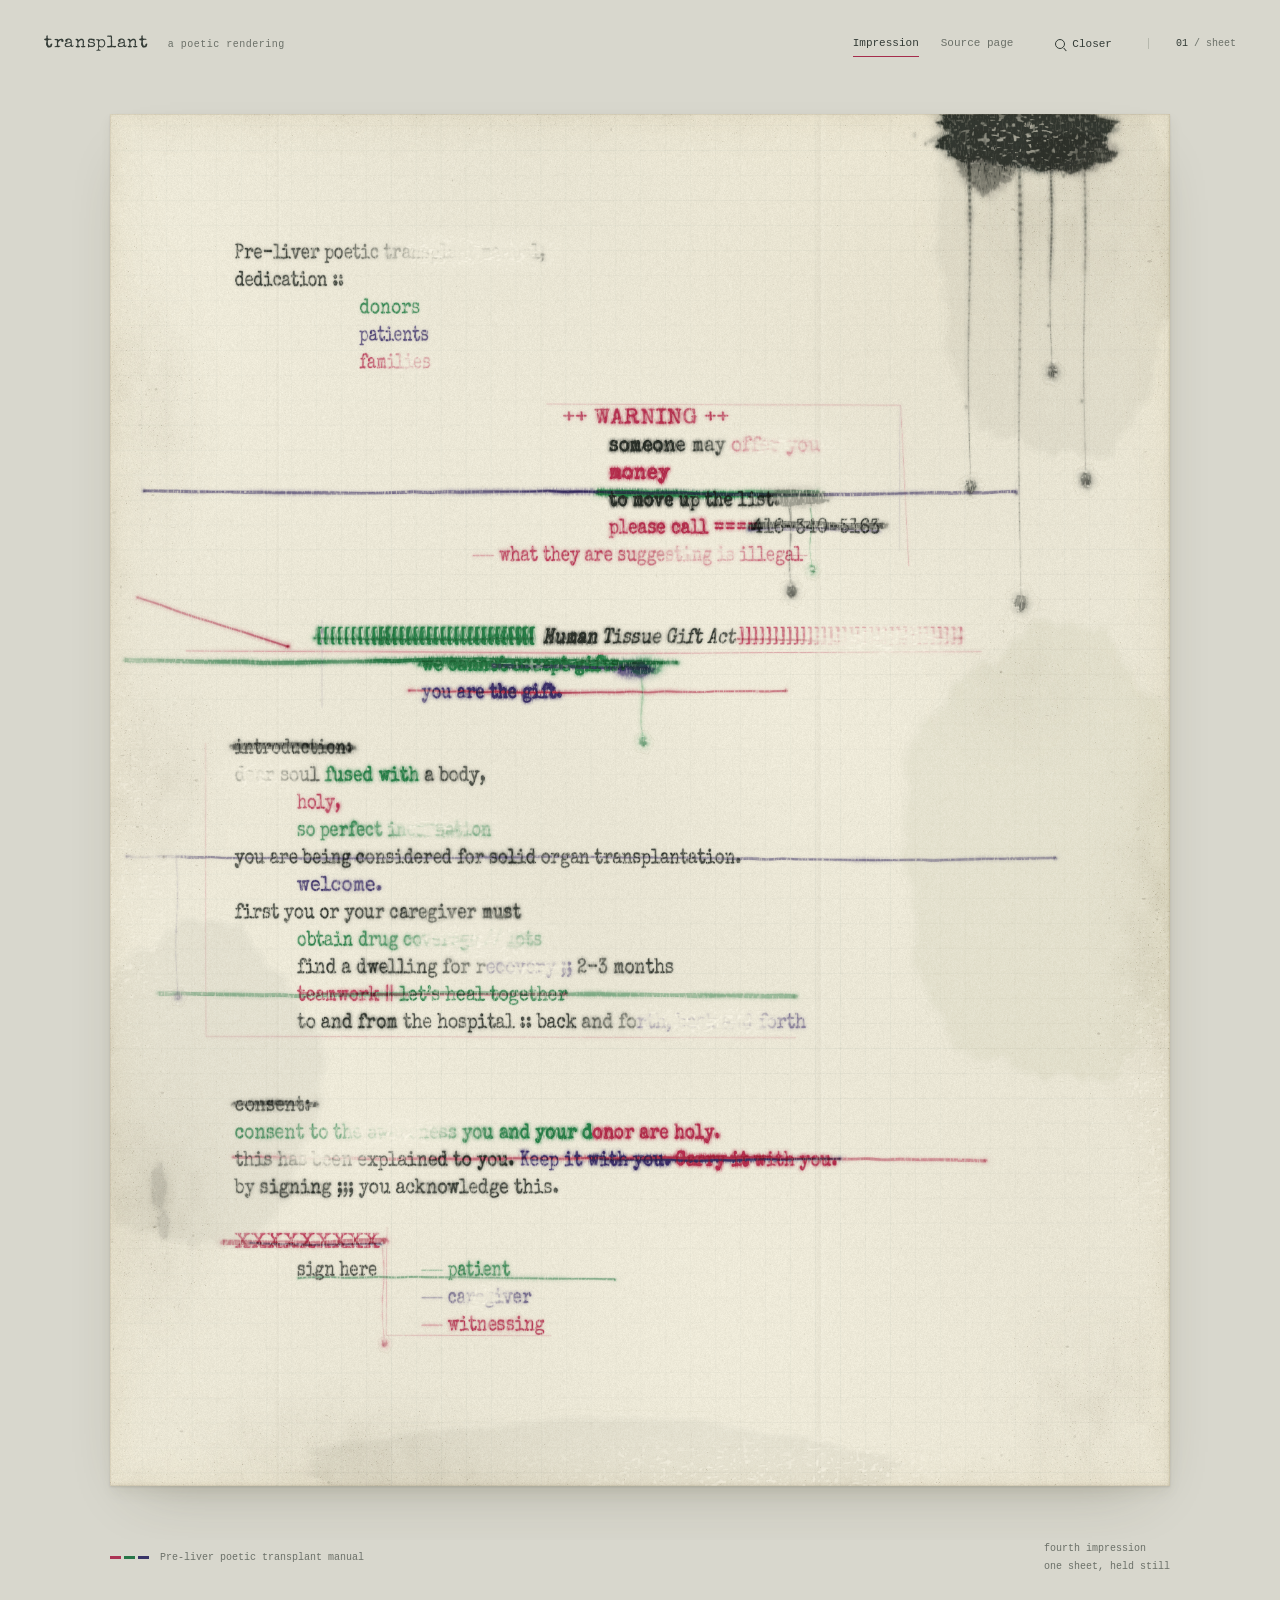
<file: archive/v0.4-approved-first-sheet/index.html>
<!doctype html>
<html lang="en">
<head>
  <meta charset="utf-8">
  <meta name="viewport" content="width=device-width, initial-scale=1">
  <meta name="theme-color" content="#d8d7cd">
  <meta name="description" content="The first sheet of a poetic rendering of a pre-liver transplant manual. A study in paper, ribbon ink, and the gift of a body.">
  <title>Transplant · Fourth impression</title>
  <style>
    @font-face {
      font-family: Ribbon;
      src: url([data-uri]) format('truetype');
      font-weight: 400;
      font-style: normal;
      font-display: block;
    }
    :root { color-scheme: light; --desk: #d8d7cd; --type: #333b36; --muted: #6b7068; --red: #a52c4c; }
    * { box-sizing: border-box; }
    html { background: var(--desk); scrollbar-color: #a9aaa0 var(--desk); }
    body { margin: 0; color: var(--type); font-family: 'Courier New', monospace; font-size: 12px; }
    button { font: inherit; color: inherit; }
    button:focus-visible { outline: 2px solid var(--red); outline-offset: 5px; }
    .masthead { position: relative; z-index: 3; max-width: 1480px; margin: auto; padding: 30px 44px 25px; display: flex; align-items: center; gap: 30px; }
    .identity { margin-right: auto; display: flex; align-items: baseline; gap: 19px; }
    h1 { font: 400 17px Ribbon, 'Courier New', monospace; margin: 0; letter-spacing: .04em; }
    .subtitle { font-size: 10px; color: var(--muted); letter-spacing: .05em; }
    .views { display: flex; gap: 22px; }
    .views button, .closer { border: 0; border-radius: 0; background: none; cursor: pointer; padding: 7px 0; font-size: 11px; }
    .views button { border-bottom: 1px solid transparent; color: var(--muted); }
    .views button[aria-pressed="true"] { color: var(--type); border-color: var(--red); }
    .views button:hover, .closer:hover { color: var(--red); }
    .closer { display: flex; align-items: center; gap: 7px; margin-left: 12px; }
    .zoom-icon { display: inline-block; border: 1px solid currentColor; border-radius: 50%; width: 10px; height: 10px; position: relative; }
    .zoom-icon::after { content: ''; position: absolute; width: 4px; height: 1px; background: currentColor; right: -3px; bottom: -2px; transform: rotate(48deg); }
    .folio { border-left: 1px solid #b6b8ad; padding-left: 27px; margin-left: 6px; font-size: 10px; color: var(--muted); }
    .folio b { color: var(--type); font-weight: 400; }
    .paper-well { overflow-x: auto; padding: 32px 36px 54px; }
    .sheet { position: relative; isolation: isolate; width: min(100%, 1060px); aspect-ratio: 17 / 22; margin: 0 auto; background: #eee6d1; box-shadow: 0 1px 2px #403e2c26, 1px 7px 13px #44402c13, 0 26px 60px -30px #3e3b2652; }
    .sheet::after { content: ''; position: absolute; z-index: 4; inset: 0; pointer-events: none; box-shadow: inset 0 0 0 1px #78684a1a, inset -2px 0 2px #6d684018, inset 0 -3px 2px #61593d0a; }
    .sheet > canvas, .sheet > svg, .source-image { position: absolute; inset: 0; display: block; width: 100%; height: 100%; }
    .paper { z-index: 0; }
    .transfer { z-index: 1; pointer-events: none; mix-blend-mode: multiply; }
    .impression { z-index: 2; visibility: hidden; pointer-events: none; }
    .ink { display: none !important; }
    .source-image { z-index: 4; display: none; object-fit: contain; background: #fff; }
    body[data-view="source"] .source-image { display: block; }
    body[data-view="source"] .impression, body[data-view="source"] .ink, body[data-view="source"] .transfer { visibility: hidden; }
    body[data-closer="true"] .sheet { width: 1380px; max-width: none; }
    .colophon { max-width: 1148px; margin: auto; padding: 0 44px 40px; display: flex; align-items: center; justify-content: space-between; gap: 24px; color: var(--muted); font-size: 10px; line-height: 1.8; }
    .colophon p { margin: 0; }
    .ribbons { display: inline-flex; gap: 3px; margin-right: 11px; vertical-align: middle; }
    .ribbons i { display: block; width: 11px; height: 3px; background: #ac3455; }
    .ribbons i:nth-child(2) { background: #287648; }
    .ribbons i:nth-child(3) { background: #383467; }
    .visually-hidden { position: absolute; width: 1px; height: 1px; padding: 0; margin: -1px; overflow: hidden; clip: rect(0, 0, 0, 0); white-space: nowrap; border: 0; }
    @media (max-width: 700px) {
      .masthead { padding: 24px 20px 9px; gap: 18px; flex-wrap: wrap; }
      .identity { width: 100%; gap: 15px; }
      .views { gap: 23px; }
      .closer { margin-left: auto; }
      .folio { padding-left: 17px; margin-left: 0; }
      .paper-well { padding: 24px 12px 30px; }
      .colophon { padding: 0 20px 28px; font-size: 9px; align-items: flex-start; }
      .colophon p:last-child { text-align: right; }
      body[data-closer="true"] .sheet { width: 1000px; }
    }
    @media print {
      @page { size: letter; margin: 0; }
      html, body { background: white; }
      .masthead, .colophon { display: none; }
      .paper-well { padding: 0; overflow: visible; }
      .sheet, body[data-closer="true"] .sheet { width: 100%; box-shadow: none; print-color-adjust: exact; -webkit-print-color-adjust: exact; }
    }
  </style>
</head>
<body data-view="impression" data-closer="false">
  <header class="masthead">
    <div class="identity"><h1>transplant</h1><span class="subtitle">a poetic rendering</span></div>
    <nav class="views" aria-label="Page view">
      <button type="button" data-mode="impression" aria-pressed="true">Impression</button>
      <button type="button" data-mode="source" aria-pressed="false">Source page</button>
    </nav>
    <button type="button" class="closer" aria-pressed="false" aria-label="Enlarge the sheet for closer reading"><span class="zoom-icon" aria-hidden="true"></span><span class="zoom-label">Closer</span></button>
    <div class="folio" aria-label="Page 1"><b>01</b> / sheet</div>
  </header>
  <main>
    <div class="paper-well" tabindex="0" aria-label="Poetic manual, first sheet. Scroll to read. Use Closer to enlarge.">
      <div class="sheet">
        <canvas class="paper" width="1700" height="2200" aria-hidden="true"></canvas>
        <canvas class="transfer" width="1700" height="2200" aria-hidden="true"></canvas>
        <svg class="impression" viewBox="0 0 1700 2200" xmlns="http://www.w3.org/2000/svg" aria-hidden="true">
          <g class="poem"></g>
        </svg>
        <canvas class="ink" width="1700" height="2200" aria-hidden="true"></canvas>
        <img class="source-image" src="[data-uri]" width="1700" height="2200" alt="The unaltered first page of the Pre-liver poetic transplant manual, with its original indents, brackets, and struck-through headings.">
      </div>
    </div>
    <article class="visually-hidden" aria-label="First sheet transcript"><pre id="transcript"></pre></article>
  </main>
  <footer class="colophon">
    <p><span class="ribbons" aria-hidden="true"><i></i><i></i><i></i></span>Pre-liver poetic transplant manual</p>
    <p>fourth impression<br>one sheet, held still</p>
  </footer>
  <p class="visually-hidden" id="status" aria-live="polite"></p>
  <noscript><style>.source-image { display: block; } .views, .closer { display: none; }</style><p>The original first sheet is shown. Enable JavaScript to view the ink impression.</p></noscript>
  <script>
    'use strict';
    const PAGE = {"title": "Pre-liver poetic transplant manual;", "source": "text/pre-liver poetic manual-2_Page_01.png", "size": [1700, 2200], "lines": [{"id": "title", "x": 200, "y": 231, "width": 461, "text": "Pre-liver poetic transplant manual;", "ink": "black"}, {"id": "dedication", "x": 200, "y": 275, "width": 162, "text": "dedication ::", "ink": "black"}, {"id": "donors", "x": 400, "y": 319, "width": 90, "text": "donors", "ink": "green"}, {"id": "patients", "x": 400, "y": 363, "width": 103, "text": "patients", "ink": "blue"}, {"id": "families", "x": 400, "y": 407, "width": 106, "text": "families", "ink": "red"}, {"id": "warning", "x": 726, "y": 496, "width": 247, "text": "++ WARNING ++", "ink": "red"}, {"id": "someone", "x": 800, "y": 540, "width": 314, "text": "someone may offer you", "ink": "black"}, {"id": "money", "x": 800, "y": 584, "width": 90, "text": "money", "ink": "red"}, {"id": "list", "x": 800, "y": 628, "width": 254, "text": "to move up the list.", "ink": "black"}, {"id": "call", "x": 800, "y": 672, "width": 222, "text": "please call ====", "ink": "red"}, {"id": "phone", "x": 1030, "y": 672, "width": 190, "text": "416-340-5163", "ink": "black", "strike": true}, {"id": "illegal", "x": 624, "y": 716, "width": 451, "text": "what they are suggesting is illegal", "ink": "red"}, {"id": "brackets-left", "x": 330, "y": 848, "width": 352, "text": "[[[[[[[[[[[[[[[[[[[[[[[[[[[[[[[[", "ink": "green", "expansion": 1}, {"id": "gift-act", "x": 694, "y": 848, "width": 309, "text": "Human Tissue Gift Act", "ink": "black", "italic": true, "expansion": 1}, {"id": "brackets-right", "x": 1008, "y": 848, "width": 362, "text": "]]]]]]]]]]]]]]]]]]]]]]]]]]]]]]]]]", "ink": "red", "expansion": 1}, {"id": "gifts", "x": 500, "y": 892, "width": 303, "text": "we cannot accept gifts.", "ink": "green"}, {"id": "gift", "x": 500, "y": 936, "width": 209, "text": "you are the gift.", "ink": "blue"}, {"id": "introduction", "x": 200, "y": 1025, "width": 174, "text": "introduction:", "ink": "black", "strike": true}, {"id": "soul", "x": 200, "y": 1069, "width": 372, "text": "dear soul fused with a body,", "ink": "black"}, {"id": "holy", "x": 300, "y": 1113, "width": 64, "text": "holy,", "ink": "red"}, {"id": "incarnation", "x": 300, "y": 1157, "width": 289, "text": "so perfect incarnation", "ink": "green"}, {"id": "considered", "x": 200, "y": 1201, "width": 752, "text": "you are being considered for solid organ transplantation.", "ink": "black"}, {"id": "welcome", "x": 300, "y": 1245, "width": 127, "text": "welcome.", "ink": "blue"}, {"id": "first", "x": 200, "y": 1289, "width": 425, "text": "first you or your caregiver must", "ink": "black"}, {"id": "drugs", "x": 300, "y": 1333, "width": 364, "text": "obtain drug coverage // lots", "ink": "green"}, {"id": "dwelling", "x": 300, "y": 1377, "width": 560, "text": "find a dwelling for recovery ;; 2-3 months", "ink": "black"}, {"id": "teamwork", "x": 300, "y": 1421, "width": 402, "text": "teamwork || let’s heal together", "ink": "red"}, {"id": "hospital", "x": 300, "y": 1465, "width": 756, "text": "to and from the hospital :: back and forth, back and forth", "ink": "black"}, {"id": "consent", "x": 200, "y": 1598, "width": 113, "text": "consent:", "ink": "black", "strike": true}, {"id": "awareness", "x": 200, "y": 1642, "width": 721, "text": "consent to the awareness you and your donor are holy.", "ink": "green"}, {"id": "carry", "x": 200, "y": 1686, "width": 895, "text": "this has been explained to you. Keep it with you. Carry it with you.", "ink": "black"}, {"id": "signing", "x": 200, "y": 1730, "width": 481, "text": "by signing ;;; you acknowledge this.", "ink": "black"}, {"id": "xxx", "x": 200, "y": 1818, "width": 216, "text": "XXXXXXXXX", "ink": "red"}, {"id": "sign", "x": 300, "y": 1862, "width": 119, "text": "sign here", "ink": "black"}, {"id": "patient", "x": 542, "y": 1862, "width": 92, "text": "patient", "ink": "green"}, {"id": "caregiver", "x": 542, "y": 1906, "width": 124, "text": "caregiver", "ink": "blue"}, {"id": "witnessing", "x": 542, "y": 1950, "width": 143, "text": "witnessing", "ink": "red"}], "rules": [[582, 708, 615, 708, "red"], [1085, 708, 1118, 708, "red"], [500, 1854, 533, 1854, "green"], [500, 1898, 533, 1898, "blue"], [500, 1942, 533, 1942, "red"]]};
    const W = 1700, H = 2200;
    const PALETTE = { black: '#202823', red: '#c22554', green: '#19864a', blue: '#322475', cyan: '#00868d' };
    const NS = 'http://www.w3.org/2000/svg';
    const $ = selector => document.querySelector(selector);
    const seed = 241108;
        function random(seedValue) {
      return function() {
        let t=seedValue+=0x6D2B79F5;
        t=Math.imul(t^t>>>15,t|1); t^=t+Math.imul(t^t>>>7,t|61);
        return ((t^t>>>14)>>>0)/4294967296;
      };
    }
    const fibreRand=random(seed+25);
    const lattice=Float32Array.from({length:65536},()=>fibreRand());
    const clamp=(v,lo=0,hi=1)=>Math.max(lo,Math.min(hi,v));
    const DRIPS=[
      [852,903,103,'green',.23,2.2,5.8],
      [1090,630,135,'black',.25,2.8,7.5],
      [1123,630,100,'green',.28,1.8,5],
      [106,1191,223,'blue',.2,1.7,4.8],
      [437,1816,155,'red',.2,1.6,4.3],
      [1377,64,534,'black',.31,4,7.6],
      [1458,58,726,'black',.25,5,10],
      [1508,81,332,'black',.37,2.7,6.8],
      [1562,56,530,'black',.26,3,8.2]
    ];
    const dripTip=([x,y,length])=>[x+Math.sin(7)*1.8+2,y+length];
    let surface;
    function noise(x,y,sx,sy,salt=0) {
      const gx=x/sx+salt*17, gy=y/sy+salt*11;
      const ix=Math.floor(gx),iy=Math.floor(gy);
      const tx=gx-ix,ty=gy-iy;
      const xx=tx*tx*(3-2*tx),yy=ty*ty*(3-2*ty);
      const a=lattice[((iy&255)<<8)+(ix&255)]*(1-xx)+lattice[((iy&255)<<8)+((ix+1)&255)]*xx;
      const b=lattice[(((iy+1)&255)<<8)+(ix&255)]*(1-xx)+lattice[(((iy+1)&255)<<8)+((ix+1)&255)]*xx;
      return a*(1-yy)+b*yy;
    }
    function canvas() {
      const c=document.createElement('canvas'); c.width=W; c.height=H; return c;
    }
    function organic(ctx,x,y,rx,ry,phase,rough=.12) {
      ctx.beginPath();
      for(let i=0;i<=160;i++) {
        const a=i/160*Math.PI*2;
        const r=1+rough*(Math.sin(a*5+phase)*.5+Math.sin(a*13+phase*2)*.25+Math.cos(a*29-phase)*.16+Math.cos(a*53+phase)*.09);
        const xx=x+Math.cos(a)*rx*r, yy=y+Math.sin(a)*ry*r;
        if(i)ctx.lineTo(xx,yy);else ctx.moveTo(xx,yy);
      }
      ctx.closePath();
    }
    function makeWeather() {
      const step=8,cols=Math.ceil(W/step)+1,rows=Math.ceil(H/step)+1;
      const wear=new Float32Array(cols*rows),dirt=new Float32Array(cols*rows),crust=new Float32Array(cols*rows);
      const rubbed=[
        [584,221,168,30,1.27],[482,397,49,23,.83],
        [1086,531,101,31,.85],[954,706,130,25,.72],
        [1246,839,154,30,1.26],[240,1059,87,32,.94],
        [528,1145,115,27,1.02],[588,1322,118,33,1.24],
        [672,1370,103,25,.76],[958,1453,146,28,1.23],
        [458,1631,125,29,1.02],[334,1676,110,28,.65],
        [604,1898,52,26,.98],[40,1180,90,380,.76],
        [1050,2175,470,67,.8],[1680,1550,92,370,.77]
      ];
      const grime=[
        [64,470,84,205,.53],[77,1071,87,143,.75],
        [87,1763,83,180,.76],[369,2134,230,77,.57],
        [1574,2071,131,167,.66],[1669,1341,72,310,.74],
        [1527,145,168,182,.66],[1454,917,115,112,.44]
      ];
      const puddles=DRIPS.map(d=>[...dripTip(d),d[6]*3.6,d[6]*4.5,.7]);
      const brokenInk=[[1460,40,148,69,.7],[668,881,174,14,.55],[1143,661,107,18,.67],[308,1810,128,16,.6],...puddles];
      const ellipse=(x,y,px,py,rx,ry)=>Math.exp(-(((x-px)/rx)**2+((y-py)/ry)**2)*1.5);
      for(let gy=0;gy<rows;gy++)for(let gx=0;gx<cols;gx++) {
        const x=gx*step,y=gy*step,index=gy*cols+gx;
        const rag=.7+noise(x,y,27,39,28)*.65;
        let w=0,d=0,c=0;
        for(const [px,py,rx,ry,a] of rubbed)w+=a*ellipse(x,y,px,py,rx,ry)*rag;
        for(const [px,py,rx,ry,a] of grime)d+=a*ellipse(x,y,px,py,rx,ry);
        for(const [px,py,rx,ry,a] of brokenInk)c+=a*ellipse(x,y,px,py,rx,ry);
        const edge=Math.min(x,y,W-x,H-y);
        d+=Math.exp(-edge/29)*(.17+noise(x,y,33,53,36)*.32);
        w+=Math.exp(-Math.abs(x-1139)/3.5)*.2;
        wear[index]=clamp(w);dirt[index]=clamp(d);crust[index]=clamp(c);
      }
      function sample(map,x,y) {
        const gx=Math.floor(x/step),gy=Math.floor(y/step),tx=x/step-gx,ty=y/step-gy;
        const a=map[gy*cols+gx]*(1-tx)+map[gy*cols+gx+1]*tx;
        const b=map[(gy+1)*cols+gx]*(1-tx)+map[(gy+1)*cols+gx+1]*tx;
        return a*(1-ty)+b*ty;
      }
      const abrasion=new Uint8Array(W*H),chips=new Uint8Array(W*H);
      for(let y=0;y<H;y++)for(let x=0;x<W;x++) {
        const index=y*W+x,w=sample(wear,x,y),c=sample(crust,x,y);
        const scour=noise(x+y*.13,y-x*.025,15,3.4,32);
        abrasion[index]=clamp(w*(.66+scour*.67),0,.94)*255;
        const warpX=x+(noise(x,y,17,23,43)-.5)*8;
        const warpY=y+(noise(x,y,23,17,44)-.5)*8;
        const plate=noise(warpX,warpY,5.2,3.5,41);
        const fine=noise(x,y,1.4,2.7,42);
        const fragment=clamp((plate+fine*.1-.735)*5.5);
        chips[index]=clamp(fragment*(w*.84+c*.95))*255;
      }
      surface={abrasion,chips,dirt:(x,y)=>sample(dirt,x,y),crust:(x,y)=>sample(crust,x,y)};
    }
    function makePaper() {
      const ctx=$('.paper').getContext('2d',{alpha:false}), rand=random(seed);
      const pixels=ctx.createImageData(W,H);
      for(let y=0;y<H;y++)for(let x=0;x<W;x++) {
        const i=(y*W+x)*4;
        const tooth=(noise(x,y,1.3,5,17)-.5)*4;
        const grain=(rand()-.5)*13+tooth;
        const cloud=Math.sin(x/137+Math.sin(y/283))*1.2+Math.sin(y/173-x/309)*1.7;
        const edge=Math.min(x,y,W-x,H-y);
        const age=7*Math.exp(-edge/30)+4*Math.exp(-((x-1370)**2/240000+(y-180)**2/110000));
        pixels.data[i]=235+grain+cloud-age*.55;
        pixels.data[i+1]=231+grain+cloud-age*.8;
        pixels.data[i+2]=214+grain+cloud-age*1.3;
        pixels.data[i+3]=255;
      }
      ctx.putImageData(pixels,0,0);
      ctx.lineWidth=.65;
      for(let x=51;x<W;x+=40) {
        ctx.strokeStyle=`rgba(84,109,107,${.065+rand()*.045})`;
        ctx.beginPath();ctx.moveTo(x,0);ctx.lineTo(x+.7,H);ctx.stroke();
      }
      for(let y=19;y<H;y+=40) {
        ctx.strokeStyle=`rgba(84,109,107,${.055+rand()*.045})`;
        ctx.beginPath();ctx.moveTo(0,y);ctx.lineTo(W,y-.8);ctx.stroke();
      }
      for(let i=0;i<32000;i++) {
        const x=rand()*W,y=rand()*H;
        ctx.strokeStyle=rand()<.55?'rgba(96,86,65,.075)':'rgba(255,255,244,.32)';
        ctx.lineWidth=.3+rand()*.65;
        ctx.beginPath();ctx.moveTo(x,y);ctx.lineTo(x+rand()*5-2.5,y+rand()*6);ctx.stroke();
      }
      for(const [x,y,rx,ry,a] of [[140,1560,190,255,.025],[1510,1190,235,360,.02],[780,2180,460,80,.025],[1520,220,190,330,.025]]) {
        for(let i=0;i<3;i++) {
          ctx.fillStyle=`rgba(108,102,83,${a})`;
          organic(ctx,x,y,rx+i*6,ry+i*5,2.4,.09);ctx.fill();
        }
        ctx.strokeStyle='rgba(125,111,82,.045)';ctx.lineWidth=1;
        organic(ctx,x,y,rx+17,ry+19,2.4,.09);ctx.stroke();
      }
      for(const [x,width] of [[1139,10],[270,5]]) {
        const fold=ctx.createLinearGradient(x-width,0,x+width,0);
        fold.addColorStop(0,'rgba(74,68,52,0)');fold.addColorStop(.45,'rgba(74,68,52,.035)');
        fold.addColorStop(.6,'rgba(255,255,241,.10)');fold.addColorStop(1,'rgba(255,255,241,0)');
        ctx.fillStyle=fold;ctx.fillRect(x-width,0,width*2,H);
      }
      // The same loss field lifts paper fibres, ruling, and the pigment above it.
      const worn=ctx.getImageData(0,0,W,H),data=worn.data;
      for(let y=0;y<H;y++)for(let x=0;x<W;x++) {
        const p=y*W+x,i=p*4,rub=surface.abrasion[p]/255,chip=surface.chips[p]/255;
        const dirt=surface.dirt(x,y)*(.35+noise(x,y,23,37,37)*.65);
        const reveal=clamp(rub*.27+chip*.8);
        const upper=surface.chips[Math.max(0,p-W-1)]/255;
        const lower=surface.chips[Math.min(W*H-1,p+W+1)]/255;
        const relief=(upper-lower)*7;
        const grit=rand()<dirt*.045?12+rand()*29:0;
        const shade=dirt*20+grit;
        data[i]=data[i]*(1-reveal)+244*reveal-shade*.86+relief;
        data[i+1]=data[i+1]*(1-reveal)+240*reveal-shade*.92+relief;
        data[i+2]=data[i+2]*(1-reveal)+225*reveal-shade+relief;
      }
      ctx.putImageData(worn,0,0);
      for(let i=0;i<7200;i++) {
        const x=rand()*W,y=rand()*H,d=surface.dirt(x,y);
        if(rand()>d*.8)continue;
        ctx.fillStyle=`rgba(75,67,49,${.035+rand()*.16})`;
        organic(ctx,x,y,.35+rand()**3*3.3,.4+rand()**3*2.3,rand()*7,.28);ctx.fill();
      }
      for(const d of DRIPS) {
        const [x,y]=dripTip(d),r=d[6];
        ctx.strokeStyle='rgba(105,91,66,.09)';ctx.lineWidth=.9;
        organic(ctx,x+1,y+2,r*2.6,r*3.15,2.1,.19);ctx.stroke();
      }
    }
    function makeType() {
      const poem=$('.poem');
      for(const line of PAGE.lines) {
        const group=document.createElementNS(NS,'g');group.dataset.line=line.id;
        const t=document.createElementNS(NS,'text');
        for(const [k,v] of Object.entries({x:line.x,y:line.y,'font-size':34,textLength:line.width*(line.expansion||1.08),lengthAdjust:'spacingAndGlyphs'}))t.setAttribute(k,v);
        t.textContent=line.text;group.append(t);poem.append(group);
      }
      const rows=new Map();
      PAGE.lines.forEach(line=>{if(!rows.has(line.y))rows.set(line.y,[]);rows.get(line.y).push(line);});
      let previousY=0;
      $('#transcript').textContent=Array.from(rows,([y,lines])=>{
        const gap=previousY&&y-previousY>60?'\n':'';previousY=y;
        return gap+' '.repeat(Math.round((lines[0].x-200)/25))+lines.map(line=>line.text).join(' ');
      }).join('\n');
    }
    function colourAt(line,i) {
      if(line.id==='carry'&&i>=31)return i>=50?'red':'blue';
      if(line.id==='teamwork'&&i>11)return 'green';
      if(line.id==='hospital'&&i>=39)return 'blue';
      if(line.id==='someone'&&i>=12)return 'red';
      if(line.id==='soul'&&i>=9&&i<20)return 'green';
      if(line.id==='dwelling'&&i>=21&&i<32)return 'blue';
      if(line.id==='awareness'&&i>=39)return 'red';
      return line.ink;
    }
    function typeDeposit() {
      const c=canvas(),ctx=c.getContext('2d'),rand=random(seed+349);
      ctx.globalCompositeOperation='multiply';
      for(const line of PAGE.lines) {
        ctx.font=`${line.italic?'italic ':''}34px Ribbon`;
        const widths=Array.from(line.text,char=>ctx.measureText(char).width);
        const scale=line.width*(line.expansion||1.08)/widths.reduce((a,b)=>a+b,0);
        let advance=0;
        Array.from(line.text).forEach((char,i)=>{
          ctx.save();ctx.translate(line.x+advance*scale,line.y+(rand()-.5)*.85);
          ctx.scale(scale,1);ctx.rotate((rand()-.5)*.012);
          ctx.fillStyle=PALETTE[colourAt(line,i)];ctx.strokeStyle=ctx.fillStyle;
          ctx.globalAlpha=.76+rand()*.24;
          ctx.lineWidth=.15+noise(line.x+advance,line.y,55,90,6)*.45;
          ctx.fillText(char,0,0);ctx.strokeText(char,0,0);ctx.restore();
          advance+=widths[i];
        });
      }
      return c;
    }
    function makeInk() {
      const ctx=$('.ink').getContext('2d'),rand=random(seed+91);
      ctx.globalCompositeOperation='multiply';
      function path(points) {
        ctx.beginPath();ctx.moveTo(...points[0]);
        for(let i=1;i<points.length;i++)ctx.lineTo(...points[i]);
      }
      function fine(points,ink,width=.8,alpha=.45) {
        ctx.save();ctx.strokeStyle=PALETTE[ink];ctx.globalAlpha=alpha;ctx.lineWidth=width;
        ctx.lineJoin='round';ctx.lineCap='round';path(points);ctx.stroke();ctx.restore();
      }
      function blot(x,y,rx,ry,ink,alpha=.7) {
        ctx.save();ctx.fillStyle=PALETTE[ink]||ink;
        for(let pass=3;pass>=0;pass--) {
          ctx.globalAlpha=pass?alpha*.12:alpha*.67;ctx.filter=pass?`blur(${pass*1.7}px)`:'none';
          organic(ctx,x,y,rx+pass*2,ry+pass*2,rand()*9,.22);ctx.fill();
        }
        ctx.filter='none';
        for(let i=0;i<42;i++) {
          const a=rand()*Math.PI*2,d=.7+rand()*.6;
          ctx.globalAlpha=alpha*rand()*.35;
          const r=.5+rand()**3*3;
          ctx.beginPath();ctx.ellipse(x+Math.cos(a)*rx*d,y+Math.sin(a)*ry*d,r,r*(.7+rand()),0,0,Math.PI*2);ctx.fill();
        }
        ctx.restore();
      }
      function felt(points,width,ink,load=.7) {
        const samples=[];
        for(let j=0;j<points.length-1;j++) {
          const a=points[j],b=points[j+1],distance=Math.hypot(b[0]-a[0],b[1]-a[1]);
          const count=Math.ceil(distance/3);
          for(let k=0;k<count;k++) {
            const t=k/count,x=a[0]+(b[0]-a[0])*t,y=a[1]+(b[1]-a[1])*t;
            samples.push([x,y+(noise(x,y,27,31,8)-.5)*1.8]);
          }
        }
        samples.push(points[points.length-1]);
        ctx.save();ctx.fillStyle=PALETTE[ink];ctx.strokeStyle=PALETTE[ink];
        ctx.lineJoin='round';ctx.lineCap='round';
        const pressure=samples.map(([x,y])=>width*(.72+noise(x,y,43,57,12)*.42));
        const normal=samples.map((p,i)=>{
          const a=samples[Math.max(0,i-1)],b=samples[Math.min(samples.length-1,i+1)];
          const d=Math.hypot(b[0]-a[0],b[1]-a[1])||1;return [-(b[1]-a[1])/d,(b[0]-a[0])/d];
        });
        const upper=samples.map((p,i)=>[p[0]+normal[i][0]*pressure[i]/2,p[1]+normal[i][1]*pressure[i]/2]);
        const lower=samples.map((p,i)=>[p[0]-normal[i][0]*pressure[i]/2,p[1]-normal[i][1]*pressure[i]/2]).reverse();
        ctx.globalAlpha=load*.51;path([...upper,...lower]);ctx.closePath();ctx.fill();
        for(let f=-.5;f<=.5;f+=.032) {
          ctx.globalAlpha=load*(.09+rand()*.2);ctx.lineWidth=.25+rand()*.65;
          path(samples.map((p,i)=>[p[0]+normal[i][0]*pressure[i]*f,p[1]+normal[i][1]*pressure[i]*f]));ctx.stroke();
        }
        ctx.restore();
        const first=samples[0],last=samples[samples.length-1];
        blot(first[0],first[1],width*.38,width*.32,ink,load*.35);
        blot(last[0],last[1],width*.47,width*.33,ink,load*.47);
      }
      function drip(x,y,length,ink,load=.4,width=3,pool=5) {
        const points=[];
        for(let p=0;p<1;p+=.02)points.push([x+Math.sin(p*7)*1.8+p*2,y+p*length]);
        points.push(dripTip([x,y,length]));
        for(let i=1;i<points.length;i++) {
          const p=i/(points.length-1),pulse=.72+noise(x,y+p*length,9,25,44)*.7;
          const thickness=(width*(1-p)+.65)*pulse;
          fine([points[i-1],points[i]],ink,thickness,load*(.65+p*.45));
          if(i%9===0)blot(points[i][0],points[i][1],thickness*1.2,3+width,ink,load*.12);
        }
        const end=points[points.length-1];
        blot(end[0]+.7,end[1]+1,pool*1.8,pool*2.1,ink,load*.15);
        const settled=load*(pool>7?1.7:1.25);
        blot(end[0],end[1],pool,pool*1.26,ink,settled);
        ctx.save();ctx.strokeStyle=PALETTE[ink];ctx.globalAlpha=load*.63;ctx.lineWidth=1.2;
        organic(ctx,end[0],end[1],pool*.94,pool*1.18,x*.017,.2);ctx.stroke();ctx.restore();
        blot(end[0]+pool*.18,end[1]+pool*.48,pool*.52,pool*.57,ink,settled*.67);
        if(length>300) {
          const tip=points[Math.floor(points.length*.72)];
          fine([[tip[0],tip[1]],[tip[0]-pool*.6,tip[1]+pool*1.4],[tip[0]-pool*.4,tip[1]+pool*2.8]],ink,.6,load*.42);
          blot(tip[0]-pool*.4,tip[1]+pool*2.8,1,1.5,ink,load*.3);
        }
      }

      // Felt-tip cancellations retain the source locations and carry uneven pressure.
      felt([[1028,661],[1117,658],[1180,662],[1240,660]],12,'black',.94);
      felt([[1024,666],[1135,665],[1232,669]],6,'blue',.42);
      felt([[197,1015],[280,1012],[389,1016]],10,'black',.88);
      felt([[199,1588],[266,1585],[330,1588]],8.5,'black',.88);
      felt([[181,1809],[304,1811],[442,1807]],10,'red',.8);
      felt([[224,1810],[316,1813],[436,1812]],4,'blue',.5);

      // Ink crosses ink in several places, with a single reading of the words below.
      felt([[54,604],[320,608],[703,605],[1105,611],[1452,606]],5,'blue',.65);
      felt([[782,607],[933,610],[1137,608]],12,'green',.68);
      blot(1098,615,53,13,'black',.48);
      felt([[24,876],[269,880],[563,875],[910,880]],7,'green',.65);
      felt([[494,882],[657,885],[844,883]],9,'green',.46);
      felt([[614,885],[735,886],[861,889]],6,'blue',.42);
      felt([[479,925],[700,928],[1084,925]],3,'red',.5);
      felt([[26,1190],[315,1194],[764,1191],[1260,1197],[1517,1193]],4,'blue',.51);
      felt([[78,1410],[303,1414],[550,1409],[1099,1415]],7,'green',.58);
      felt([[306,1410],[472,1412],[731,1411]],5,'red',.52);
      felt([[197,1672],[518,1676],[965,1673],[1404,1678]],5,'red',.55);
      felt([[786,1676],[959,1678],[1171,1675]],4,'blue',.47);
      felt([[302,1866],[516,1865],[810,1869]],3,'green',.45);

      // Short pulls and pooled colour interrupt otherwise dry impressions.
      felt([[44,775],[89,790],[146,810],[286,854]],3,'red',.5);
      felt([[327,840],[478,843],[677,841]],4,'green',.44);
      felt([[1006,842],[1180,845],[1365,840]],3,'red',.5);
      blot(842,891,29,12,'blue',.42);blot(859,886,28,13,'green',.43);
      DRIPS.slice(0,5).forEach(d=>drip(...d));

      // The upper spill has a diffuse fringe and a few pale interruptions.
      blot(1460,23,136,61,'black',.73);blot(1537,61,71,30,'black',.56);
      blot(1406,74,44,51,'black',.26);
      DRIPS.slice(5).forEach(d=>drip(...d));
      ctx.save();ctx.globalCompositeOperation='destination-out';
      ctx.fillStyle='rgba(0,0,0,.8)';
      for(const [x,y,r] of [[1417,55,5],[1473,17,7],[1500,36,4]]){organic(ctx,x,y,r,r*.7,2,.3);ctx.fill();}
      ctx.restore();

      fine([[700,465],[1268,467],[1281,725]],'red',.8,.3);
      fine([[1267,467],[1266,702]],'blue',.7,.23);
      fine([[122,861],[425,862],[801,865],[1398,862]],'red',1,.48);
      fine([[340,811],[340,951]],'blue',.7,.26);
      fine([[153,1009],[154,1479],[1100,1481]],'red',.8,.3);
      fine([[444,1784],[443,1958],[707,1959]],'red',.8,.3);
      PAGE.rules.forEach(([x1,y1,x2,y2,ink])=>fine([[x1,y1],[x2,y2]],ink,1.2,.7));
      blot(78,1720,12,36,'black',.12);blot(86,1781,9,23,'black',.09);
      for(let i=0;i<2900;i++) {
        const x=rand()*W,y=rand()*H;
        ctx.fillStyle=PALETTE.black;ctx.globalAlpha=rand()*.17;
        ctx.fillRect(x,y,.3+rand()*.8,.3+rand()*.8);
      }
      ctx.globalAlpha=1;
    }
    function materialPrint() {
      const raw=typeDeposit(),ctx=raw.getContext('2d');
      ctx.globalCompositeOperation='multiply';ctx.drawImage($('.ink'),0,0);
      function softened(radius) {
        const c=canvas(),cx=c.getContext('2d');cx.filter=`blur(${radius}px)`;cx.drawImage(raw,0,0);return cx.getImageData(0,0,W,H).data;
      }
      const original=ctx.getImageData(0,0,W,H).data, close=softened(.9), spread=softened(3.1);
      const paper=$('.paper').getContext('2d').getImageData(0,0,W,H).data;
      const target=$('.transfer').getContext('2d'), output=target.createImageData(W,H);
      const step=8,cols=Math.ceil(W/step)+1,rows=Math.ceil(H/step)+1;
      const wet=new Float32Array(cols*rows);
      const patches=[[1460,50,220,180,.85],[850,580,180,85,.75],[525,842,180,48,.9],[680,883,145,65,.95],[456,1064,95,46,.6],[519,1148,115,38,.75],[589,1321,100,42,.68],[735,1634,150,48,.7],[966,1678,140,42,.9]];
      for(let gy=0;gy<rows;gy++)for(let gx=0;gx<cols;gx++) {
        const x=gx*step,y=gy*step;
        let w=.07+Math.max(0,noise(x,y,64,108,23)-.36)*.6;
        for(const [px,py,rx,ry,a] of patches)w+=a*Math.exp(-(((x-px)/rx)**2+((y-py)/ry)**2));
        wet[gy*cols+gx]=clamp(w);
      }
      for(let y=0;y<H;y++)for(let x=0;x<W;x++) {
        const i=(y*W+x)*4;
        if(!original[i+3]&&!close[i+3]&&!spread[i+3])continue;
        const gx=Math.floor(x/step),gy=Math.floor(y/step),tx=x/step-gx,ty=y/step-gy;
        const top=wet[gy*cols+gx]*(1-tx)+wet[gy*cols+gx+1]*tx;
        const bottom=wet[(gy+1)*cols+gx]*(1-tx)+wet[(gy+1)*cols+gx+1]*tx;
        const moisture=top*(1-ty)+bottom*ty;
        const fibre=noise(x,y,1.3,5,17),grain=clamp((paper[i]-222)/25);
        const tooth=.66+fibre*.3+grain*.14;
        const core=original[i+3]/255*tooth;
        const swollen=close[i+3]/255*(.54+moisture*1.85);
        const wick=spread[i+3]/255*moisture*2.6*(.2+fibre*1.2);
        let a=clamp(Math.max(core,swollen,wick));
        if(fibre<.28)a*=1-(1-(.34+fibre*1.4))*(1-moisture*.85);
        a*=.86+grain*.14;
        const rub=surface.abrasion[y*W+x]/255,chip=surface.chips[y*W+x]/255;
        a*=Math.pow(1-rub,1.3)*(1-chip*.98);
        const colour=original[i+3]>100?original:close[i+3]>12?close:spread;
        output.data[i]=colour[i];output.data[i+1]=colour[i+1];output.data[i+2]=colour[i+2];output.data[i+3]=a*255;
      }
      const developed=canvas();developed.getContext('2d').putImageData(output,0,0);
      target.filter='blur(.32px)';target.drawImage(developed,0,0);target.filter='none';
    }


    document.querySelectorAll('[data-mode]').forEach(button => {
      button.addEventListener('click', () => {
        const mode = button.dataset.mode;
        document.body.dataset.view = mode;
        document.querySelectorAll('[data-mode]').forEach(item => item.setAttribute('aria-pressed', String(item === button)));
        $('#status').textContent = mode === 'source' ? 'Showing the original first sheet.' : 'Showing the ink impression.';
      });
    });
    $('.closer').addEventListener('click', () => {
      const closer = document.body.dataset.closer !== 'true';
      const well = $('.paper-well');
      const before = $('.sheet').getBoundingClientRect();
      const anchor = Math.max(0, -before.top / before.height);
      document.body.dataset.closer = String(closer);
      $('.closer').setAttribute('aria-pressed', String(closer));
      $('.closer').setAttribute('aria-label', closer ? 'Fit the whole sheet to the window' : 'Enlarge the sheet for closer reading');
      $('.zoom-label').textContent = closer ? 'Fit sheet' : 'Closer';
      const after = $('.sheet').getBoundingClientRect();
      if (closer) well.scrollLeft = Math.max(0, ($('.sheet').offsetWidth - well.clientWidth) * .25);
      else well.scrollLeft = 0;
      if (anchor > 0) window.scrollBy(0, after.top + anchor * after.height);
      $('#status').textContent = closer ? 'Sheet enlarged. Scroll horizontally to explore.' : 'Sheet fitted to the window.';
    });

    makeWeather();
    makePaper();
    makeInk();
    document.fonts.load('34px Ribbon').then(() => {
      makeType();
      materialPrint();
      window.transplant = Object.freeze({ ready:true, seed, lineCount:PAGE.lines.length, page:1 });
      document.documentElement.dataset.ready = 'true';
    }).catch(() => {
      makeType();
      materialPrint();
      $('#status').textContent = 'The typewriter font could not load. A local monospace font is shown.';
    });
  </script>
</body>
</html>
</file>
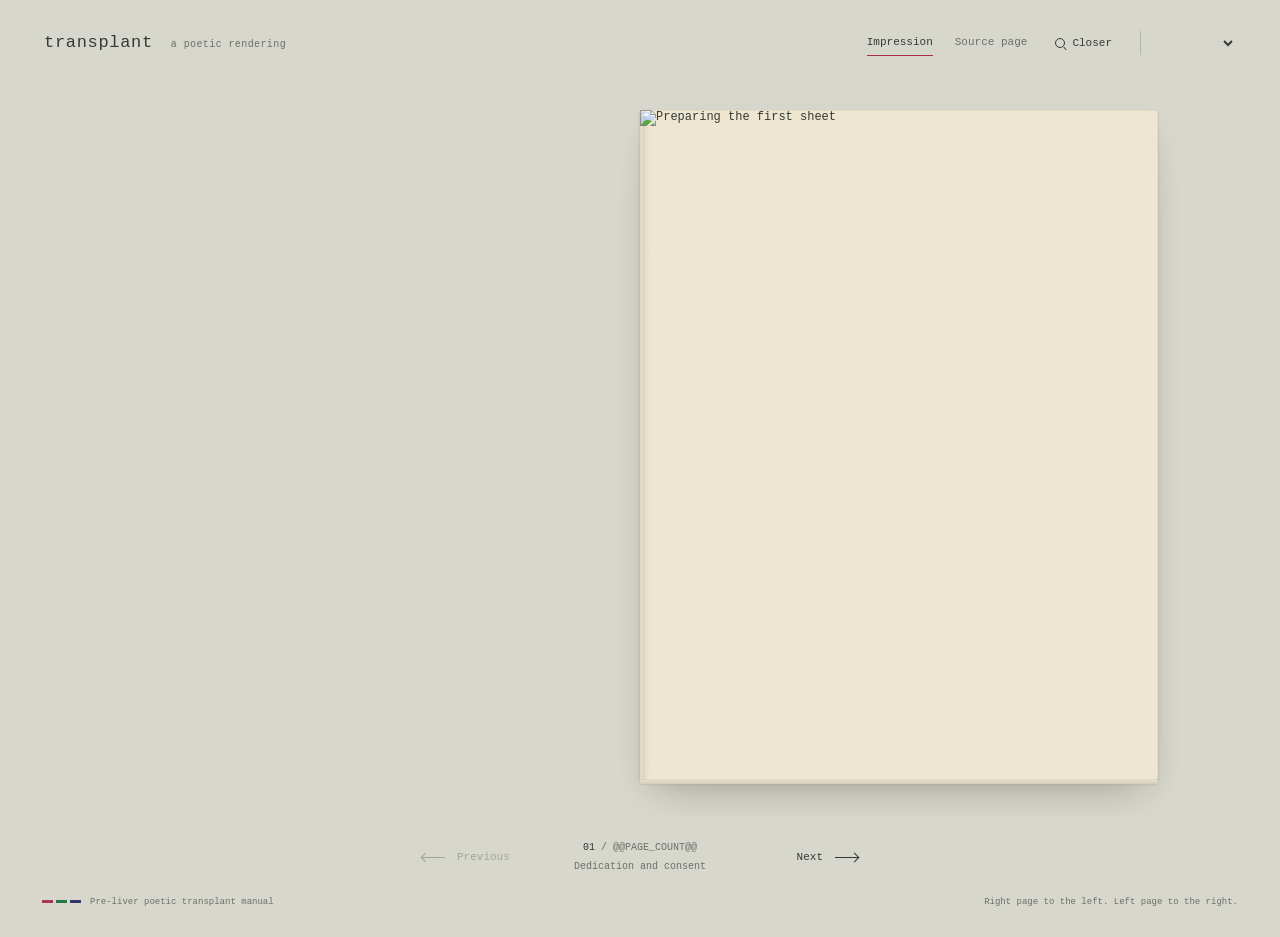
<file: src/book.html>
<!doctype html>
<html lang="en">
<head>
<meta charset="utf-8"><meta name="viewport" content="width=device-width, initial-scale=1">
<meta name="theme-color" content="#d8d7cd">
<meta name="description" content="Transplant: weathered sheets from a poetic transplant manual, held in a book of ink, paper, and care.">
<title>Transplant · A poetic manual</title>
<script type="text/plain" id="font-license">@@FONT_LICENSE@@</script>
<style>
@font-face{font-family:Ribbon;src:url(data:font/ttf;base64,@@FONT@@) format('truetype');font-display:block}
:root{color-scheme:light;--desk:#d8d7cd;--type:#333b36;--muted:#6b7068;--red:#a52c4c}
*{box-sizing:border-box}html{background:var(--desk);scrollbar-color:#a9aaa0 var(--desk)}
body{margin:0;color:var(--type);font:12px 'Courier New',monospace}button,select{font:inherit;color:inherit}
button{cursor:pointer}button:disabled{opacity:.32;cursor:default}button:focus-visible,select:focus-visible,.folio:focus-visible{outline:2px solid var(--red);outline-offset:5px}
.masthead{position:relative;z-index:6;max-width:1760px;margin:auto;padding:29px 44px 24px;display:flex;align-items:center;gap:28px}
.identity{margin-right:auto;display:flex;align-items:baseline;gap:18px}h1{font:400 17px Ribbon,monospace;letter-spacing:.04em;margin:0}.subtitle{font-size:10px;color:var(--muted);letter-spacing:.04em;white-space:nowrap}
.views{display:flex;gap:22px}.views button,.closer{border:0;border-radius:0;background:none;padding:7px 0;font-size:11px}.views button{border-bottom:1px solid transparent;color:var(--muted)}.views button[aria-pressed=true]{color:var(--type);border-color:var(--red)}button:hover:not(:disabled){color:var(--red)}
.closer{display:flex;gap:7px;align-items:center;white-space:nowrap}.zoom-icon{display:inline-block;width:10px;height:10px;border:1px solid currentColor;border-radius:50%;position:relative}.zoom-icon::after{content:'';position:absolute;width:4px;height:1px;background:currentColor;right:-3px;bottom:-2px;transform:rotate(48deg)}
.sheet-menu{border-left:1px solid #b6b8ad;padding-left:23px}.sheet-menu select{width:72px;padding:5px 0;border:0;background:transparent;font-size:11px;cursor:pointer}.sheet-menu option{background:#e6e4d8;color:#333b36}
.paper-well{overflow:auto;padding:30px 38px 36px;scrollbar-width:thin}.paper-well.turning-well{overflow:hidden}.folio{position:relative;isolation:isolate;width:min(100%,1600px,calc(154.545svh - 355px));aspect-ratio:34/22;margin:auto;outline:none;touch-action:none;user-select:none;-webkit-user-select:none;cursor:grab}
.leaf{position:absolute;top:0;width:50%;height:100%;background:#eee6d1;box-shadow:0 2px 3px #403e2c26,0 13px 28px -12px #3e3b2640,0 32px 46px -27px #3e3b263b;pointer-events:none}.leaf[hidden]{display:none}.leaf.left{left:0;border-radius:2px 0 0 3px}.leaf.right{left:50%;border-radius:0 2px 3px 0}
.leaf:after{content:'';position:absolute;inset:0;pointer-events:none;z-index:1;box-shadow:inset 0 0 0 1px #78684a16,0 2px 0 #dfdac9,0 4px 0 #d6d0bd,0 5px 1px #a69e8440}.leaf img{display:block;width:100%;height:100%;object-fit:fill;pointer-events:none}.leaf.left img{transform:scaleX(-1)}
.binding{position:absolute;left:50%;top:0;bottom:0;width:3.2%;max-width:45px;transform:translateX(-50%);z-index:2;pointer-events:none;background:linear-gradient(90deg,transparent,#51412d0a 24%,#51412d26 47%,#44351d42 50%,#51412d22 54%,#51412d09 78%,transparent)}.folio[data-empty-left=true] .binding{width:1.4%;transform:translateX(-22%);opacity:.6}
.curl{position:absolute;left:-3%;top:-5%;width:106%;height:110%;z-index:4;pointer-events:none;visibility:hidden}.folio.turning{cursor:grabbing}.folio.turning .curl{visibility:visible}.turn-shadow{position:absolute;top:0;bottom:0;left:0;z-index:3;pointer-events:none;opacity:0;background:linear-gradient(90deg,transparent,#342d1e16 25%,#342d1e5a 55%,transparent);transform-origin:center center}
.corner{position:absolute;right:0;bottom:0;width:10%;height:23%;z-index:3;pointer-events:none}.corner.left-corner{right:auto;left:0}.corner:after{content:'';position:absolute;right:12px;bottom:13px;width:14px;height:14px;border-right:1px solid #655b3638;border-bottom:1px solid #655b3638;opacity:0;transition:opacity .3s}.left-corner:after{right:auto;left:12px;border-right:0;border-left:1px solid #655b3638}.folio:hover .corner:after{opacity:1}.folio.turning .corner:after,.folio[data-empty-left=true] .left-corner:after{opacity:0}
body[data-closer=true] .folio{width:2600px;max-width:none;touch-action:pan-x pan-y pinch-zoom;cursor:default}body[data-closer=true] .corner{display:none}
.reader-nav{position:sticky;bottom:0;z-index:7;width:min(100%,520px);margin:0 auto;display:flex;justify-content:space-between;align-items:center;padding:22px 36px 17px;background:linear-gradient(transparent,var(--desk) 24%);gap:20px}
.reader-nav button{border:0;background:none;padding:10px 6px;font-size:11px;min-width:100px;display:flex;align-items:center;gap:12px}.reader-nav button:last-child{justify-content:flex-end}.arrow{width:23px;height:1px;background:currentColor;display:inline-block;position:relative}.arrow:after{content:'';position:absolute;right:0;top:-3px;width:6px;height:6px;border-top:1px solid currentColor;border-right:1px solid currentColor;transform:rotate(45deg)}.arrow.left{transform:rotate(180deg)}.counter{text-align:center;font-size:10px;line-height:1.9;color:var(--muted);flex:1;min-width:0}.counter b{font-weight:400;color:var(--type)}
.colophon{max-width:1680px;margin:auto;padding:1px 42px 27px;display:flex;justify-content:space-between;gap:22px;color:var(--muted);font-size:9px;line-height:1.8}.colophon p{margin:0}.ribbons{display:inline-flex;gap:3px;margin-right:9px;vertical-align:middle}.ribbons i{width:11px;height:3px;background:#ac3455}.ribbons i:nth-child(2){background:#287648}.ribbons i:nth-child(3){background:#383467}.hint{text-align:right}
.visually-hidden{position:absolute;width:1px;height:1px;padding:0;margin:-1px;overflow:hidden;clip:rect(0,0,0,0);white-space:nowrap;border:0}
@media(max-width:700px){.masthead{padding:23px 20px 10px;gap:19px;flex-wrap:wrap}.identity{width:100%;gap:15px}.views{gap:23px}.closer{margin-left:auto}.sheet-menu{padding-left:16px}.sheet-menu select{width:65px}.paper-well{padding:23px 16px 22px}.reader-nav{padding:19px 18px 12px;gap:9px}.reader-nav button{min-width:80px}.colophon{padding:1px 22px 25px;font-size:8px}.hint{max-width:140px}body[data-closer=true] .folio{width:1800px}.corner:after{right:7px;bottom:8px;width:10px;height:10px}.left-corner:after{left:7px}}
@media(prefers-reduced-motion:reduce){*{scroll-behavior:auto!important;transition:none!important}}
@media print{@page{size:letter landscape;margin:0}.masthead,.reader-nav,.colophon{display:none}.paper-well{padding:0;overflow:visible}.folio,body[data-closer=true] .folio{width:100%;print-color-adjust:exact;-webkit-print-color-adjust:exact}.leaf{box-shadow:none}.leaf:after{display:none}}
</style>
</head>
<body data-view="impression" data-closer="false">
<header class="masthead">
 <div class="identity"><h1>transplant</h1><span class="subtitle">a poetic rendering</span></div>
 <nav class="views" aria-label="Page view"><button type="button" data-mode="impression" aria-pressed="true">Impression</button><button type="button" data-mode="source" aria-pressed="false">Source page</button></nav>
 <button type="button" class="closer" aria-pressed="false" aria-label="Enlarge the book for closer reading"><span class="zoom-icon" aria-hidden="true"></span><span class="zoom-label">Closer</span></button>
 <label class="sheet-menu"><span class="visually-hidden">Go to sheet</span><select id="sheet-picker" aria-label="Go to sheet"></select></label>
</header>
<main>
 <div class="paper-well"><div class="folio" id="folio" tabindex="0" role="group" aria-label="Open poetic manual. Pull the right page left to turn forward, or the left page right to turn back." data-turning="false" data-turn-phase="idle" data-empty-left="true">
  <div class="leaf left" id="left-leaf" hidden><img id="back-image" alt="" draggable="false" width="850" height="1100"></div>
  <div class="leaf right" id="right-leaf"><img id="sheet-image" alt="Preparing the first sheet" draggable="false" width="1700" height="2200"></div>
  <div class="binding" aria-hidden="true"></div><div class="turn-shadow" aria-hidden="true"></div><canvas class="curl" id="curl" aria-hidden="true"></canvas><div class="corner" aria-hidden="true"></div><div class="corner left-corner" aria-hidden="true"></div>
 </div></div>
 <article class="visually-hidden" aria-label="Sheet description"><p id="reading-description"></p></article>
</main>
<nav class="reader-nav" aria-label="Turn sheets">
 <button id="previous" type="button" aria-label="Previous sheet" disabled><span class="arrow left" aria-hidden="true"></span>Previous</button>
 <div class="counter"><b id="folio-number">01</b> / @@PAGE_COUNT@@<br><span id="sheet-title">Dedication and consent</span></div>
 <button id="next" type="button" aria-label="Next sheet">Next<span class="arrow" aria-hidden="true"></span></button>
</nav>
<footer class="colophon"><p><span class="ribbons" aria-hidden="true"><i></i><i></i><i></i></span>Pre-liver poetic transplant manual</p><p class="hint">Right page to the left. Left page to the right.</p></footer>
<p id="status" class="visually-hidden" role="status" aria-live="polite"></p>
<noscript><p>Enable JavaScript to open the book.</p></noscript>
<script>const BOOK=@@BOOK@@;
@@BOOK_CODE@@
</script>
</body></html>
</file>
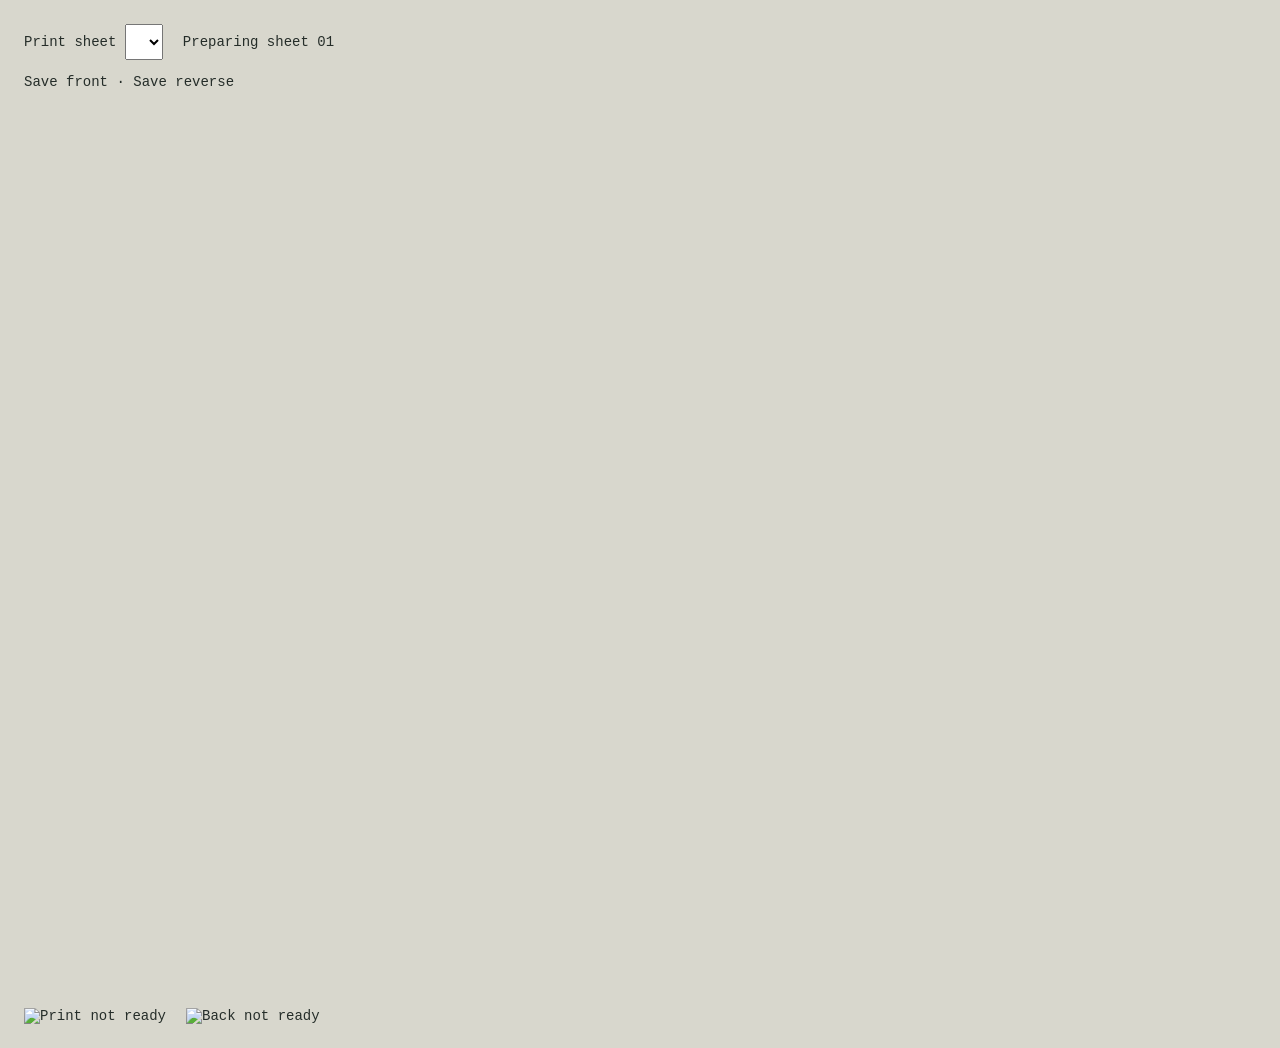
<file: src/render.html>
<!doctype html><html lang="en"><meta charset="utf-8"><title>Transplant print workbench</title>
<style>
@font-face{font-family:Ribbon;src:url(data:font/ttf;base64,@@FONT@@)}
body{background:#d8d7cd;color:#252d29;font:14px monospace;margin:24px}select{font:inherit;padding:8px}
.workspace{position:relative;width:680px;height:880px;margin-top:24px}.workspace canvas{position:absolute;inset:0;width:100%;height:100%}.transfer{mix-blend-mode:multiply}.ink,.impression{display:none}#rendered,#back{width:170px;margin:14px 20px 0 0}#status{margin-left:20px}
</style>
<label for="sheet">Print sheet</label> <select id="sheet"></select><span id="status" role="status">Preparing sheet 01</span>
<p><a id="save-front">Save front</a> · <a id="save-back">Save reverse</a></p>
<div class="workspace"><canvas class="paper" width="1700" height="2200"></canvas><canvas class="transfer" width="1700" height="2200"></canvas><canvas class="ink" width="1700" height="2200"></canvas><svg class="impression"><g class="poem"></g></svg></div>
<pre id="transcript" hidden></pre><img id="rendered" alt="Print not ready"><img id="back" alt="Back not ready">
<script>
const SOURCES=@@SOURCES@@;
const FIRST=@@FIRST@@;
const select=document.querySelector('#sheet');
SOURCES.forEach(p=>{const o=new Option(String(p.number).padStart(2,'0')+' · '+p.title,String(p.number));select.add(o)});
let busy=false;
async function renderPage(number){
 if(busy)return;busy=true;select.disabled=true;
 document.querySelector('#status').textContent='Rendering sheet '+String(number).padStart(2,'0');
 document.querySelector('#rendered').alt='Print not ready';
 await new Promise(resolve=>requestAnimationFrame(()=>requestAnimationFrame(resolve)));
 try{
 const PROFILE=SOURCES[number-1];
 const PAGE=number===1?FIRST:{title:PROFILE.title,lines:[],rules:[],plate:true};
 const PLATE=new Image();PLATE.src=PROFILE.plate;await PLATE.decode();
 const W=1700,H=2200,seed=PROFILE.seed;
 const PALETTE={black:'#202823',red:'#c22554',green:'#19864a',blue:'#322475',cyan:'#00868d'};
 const NS='http://www.w3.org/2000/svg';const $=s=>document.querySelector(s);
 for(const c of document.querySelectorAll('.workspace canvas'))c.getContext('2d').clearRect(0,0,W,H);
 $('.poem').replaceChildren();
 @@RENDERER@@
 makeWeather();makePaper();makeInk();makeType();materialPrint();
 const front=canvas(),fc=front.getContext('2d');fc.drawImage($('.paper'),0,0);fc.globalCompositeOperation='multiply';fc.drawImage($('.transfer'),0,0);
 const back=document.createElement('canvas');back.width=850;back.height=1100;const bc=back.getContext('2d');bc.drawImage($('.paper'),0,0,850,1100);bc.globalAlpha=.065;bc.filter='blur(.7px)';bc.drawImage(front,0,0,850,1100);
 $('#rendered').src=front.toDataURL('image/jpeg',.92);$('#back').src=back.toDataURL('image/jpeg',.86);
 $('#save-front').href=$('#rendered').src;$('#save-front').download=String(number).padStart(2,'0')+'.jpg';
 $('#save-back').href=$('#back').src;$('#save-back').download=String(number).padStart(2,'0')+'-back.jpg';
 await $('#rendered').decode();await $('#back').decode();
 $('#rendered').alt='Rendered page '+String(number).padStart(2,'0');$('#back').alt='Back of page '+String(number).padStart(2,'0');
 document.documentElement.dataset.page=number;document.documentElement.dataset.ready='true';
 $('#status').textContent='Sheet '+String(number).padStart(2,'0')+' ready';
 }catch(e){document.querySelector('#status').textContent='Render failed: '+e.message;console.error(e)}
 busy=false;select.disabled=false;
}
select.addEventListener('change',()=>renderPage(Number(select.value)));
document.fonts.load('34px Ribbon').then(()=>renderPage(1));
</script></html>
</file>
